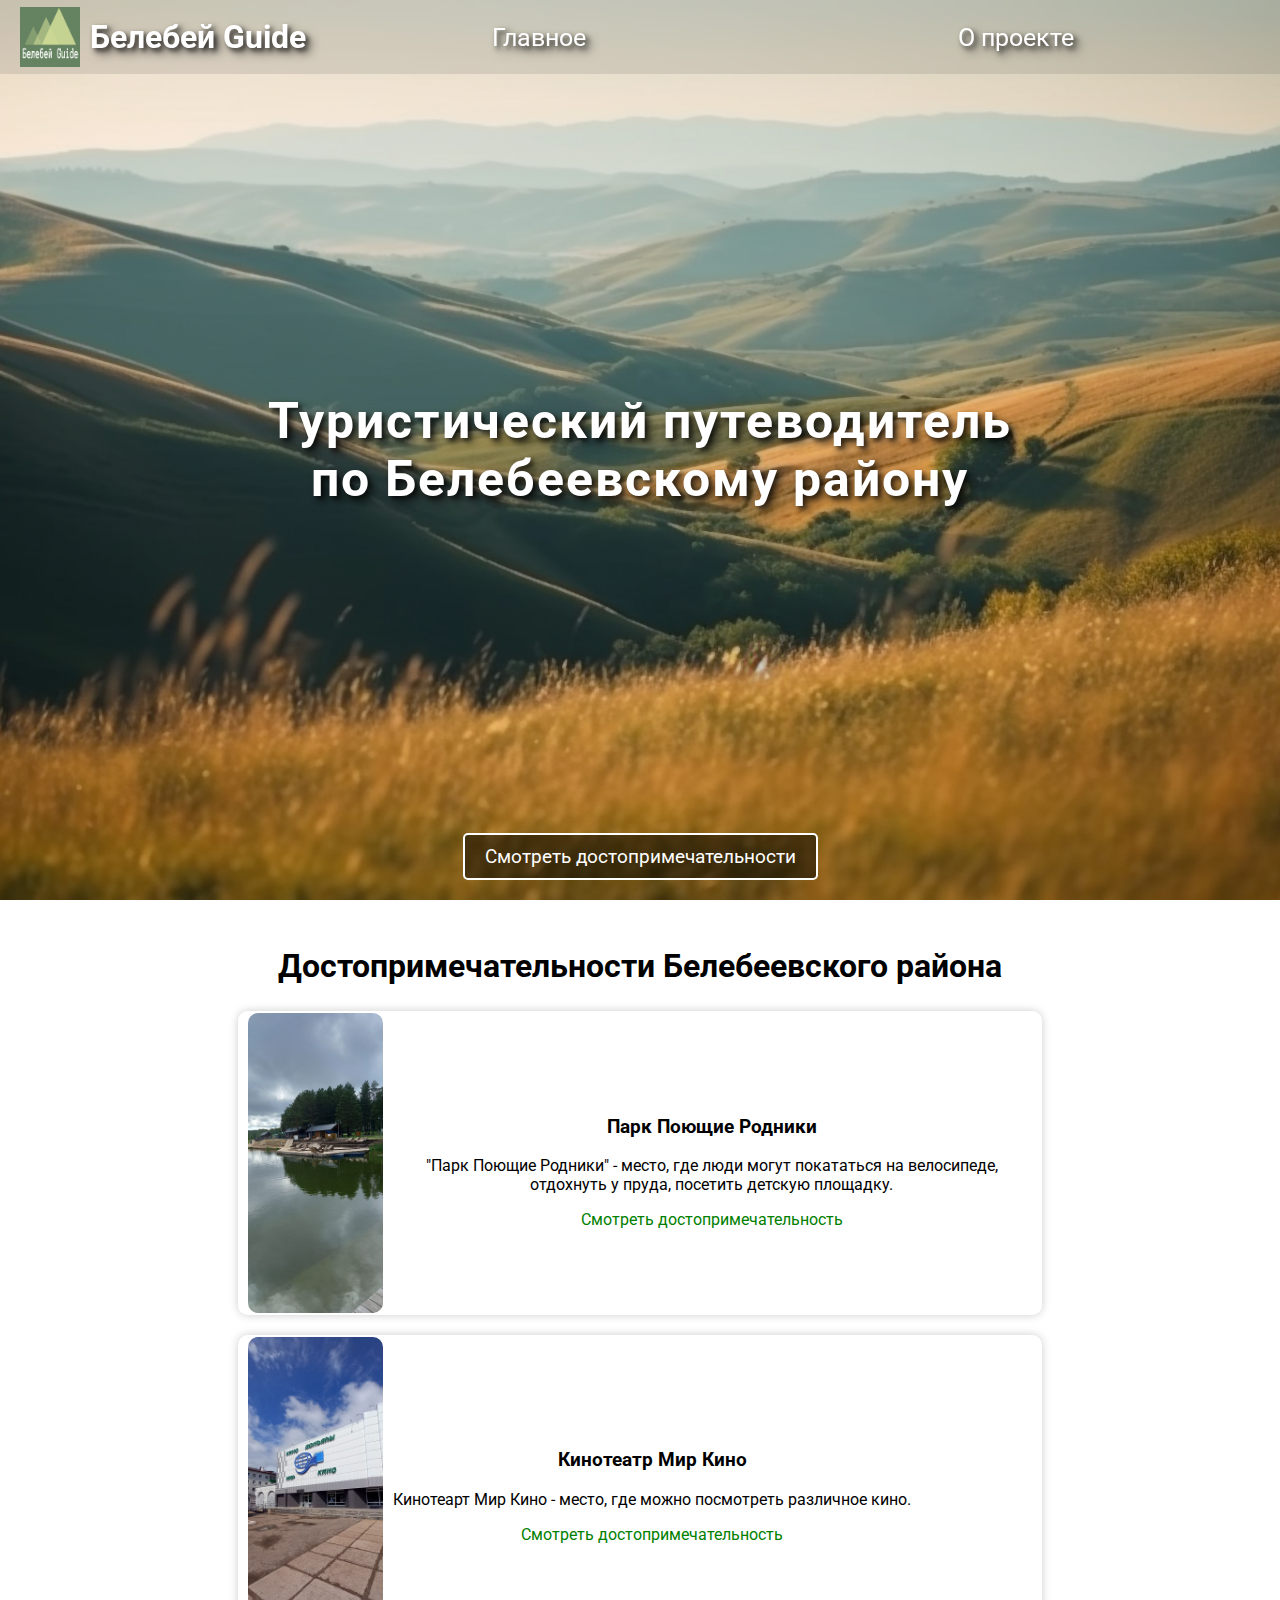
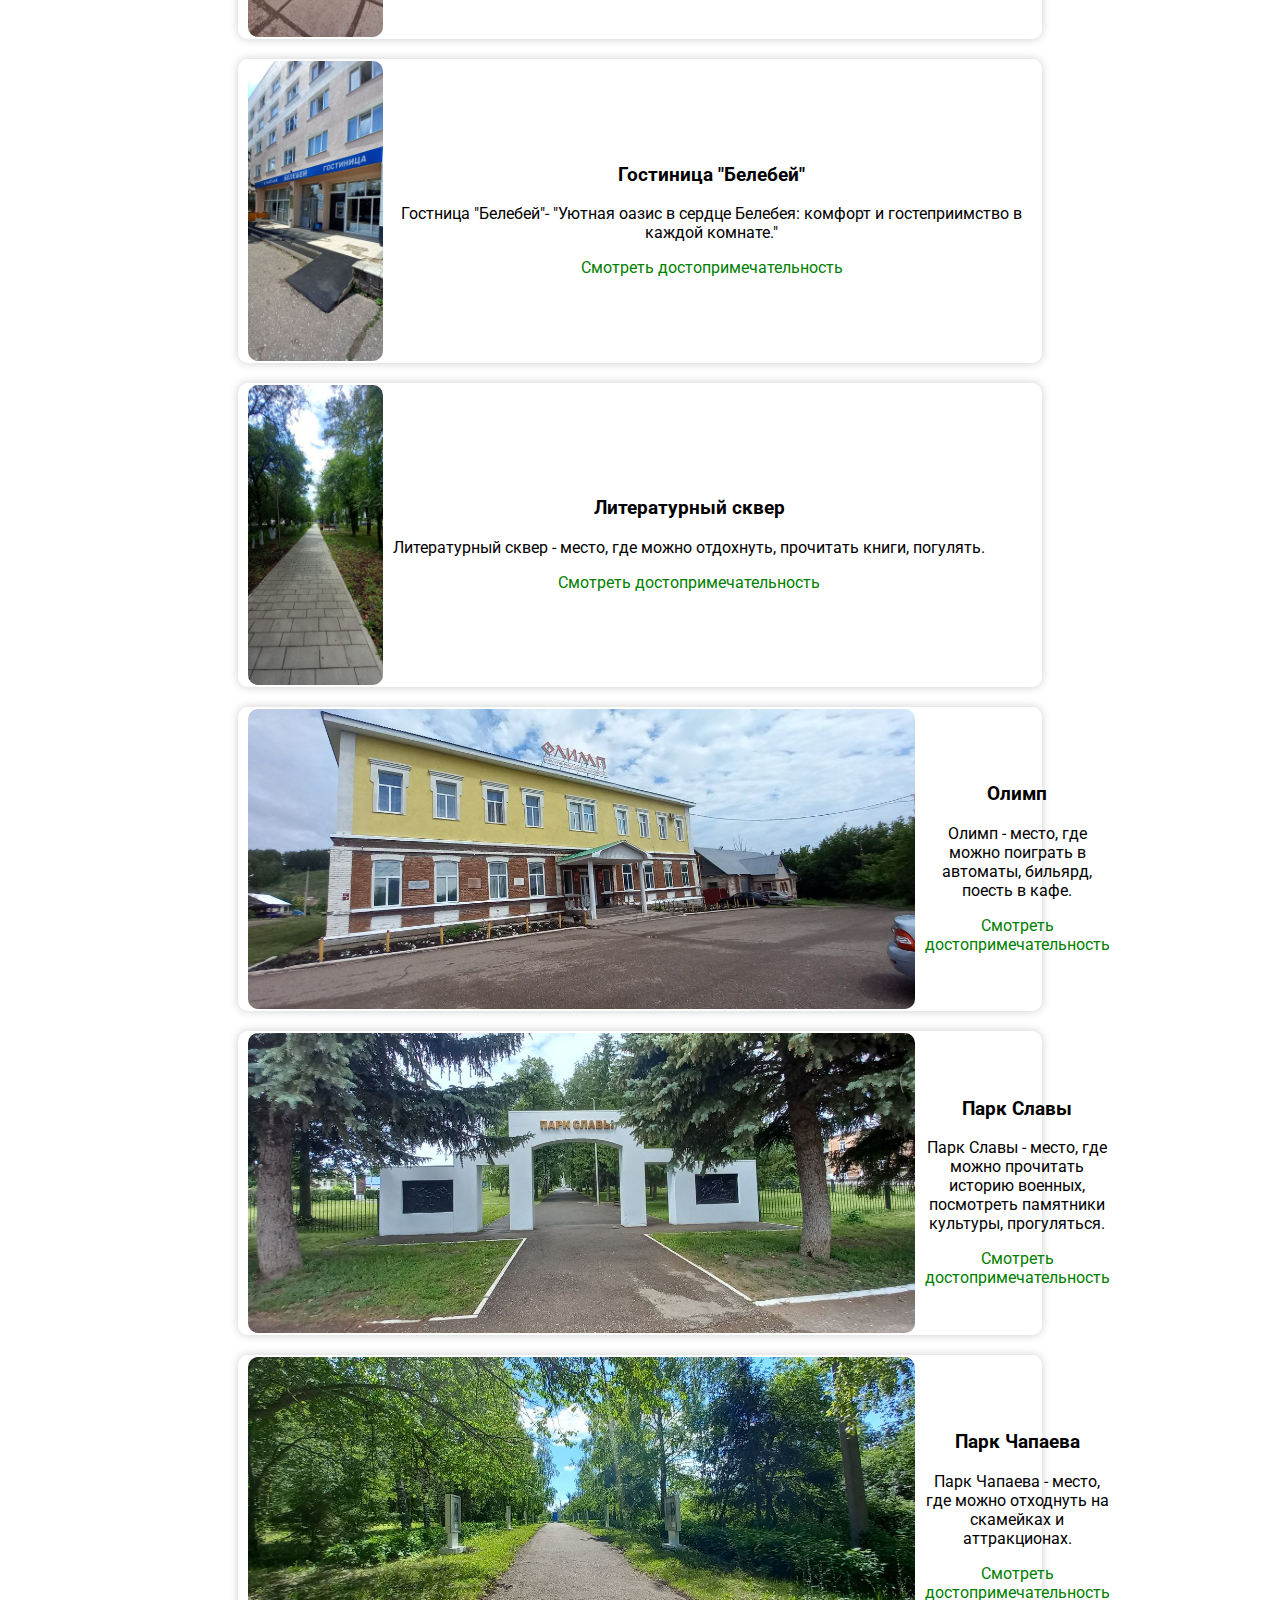
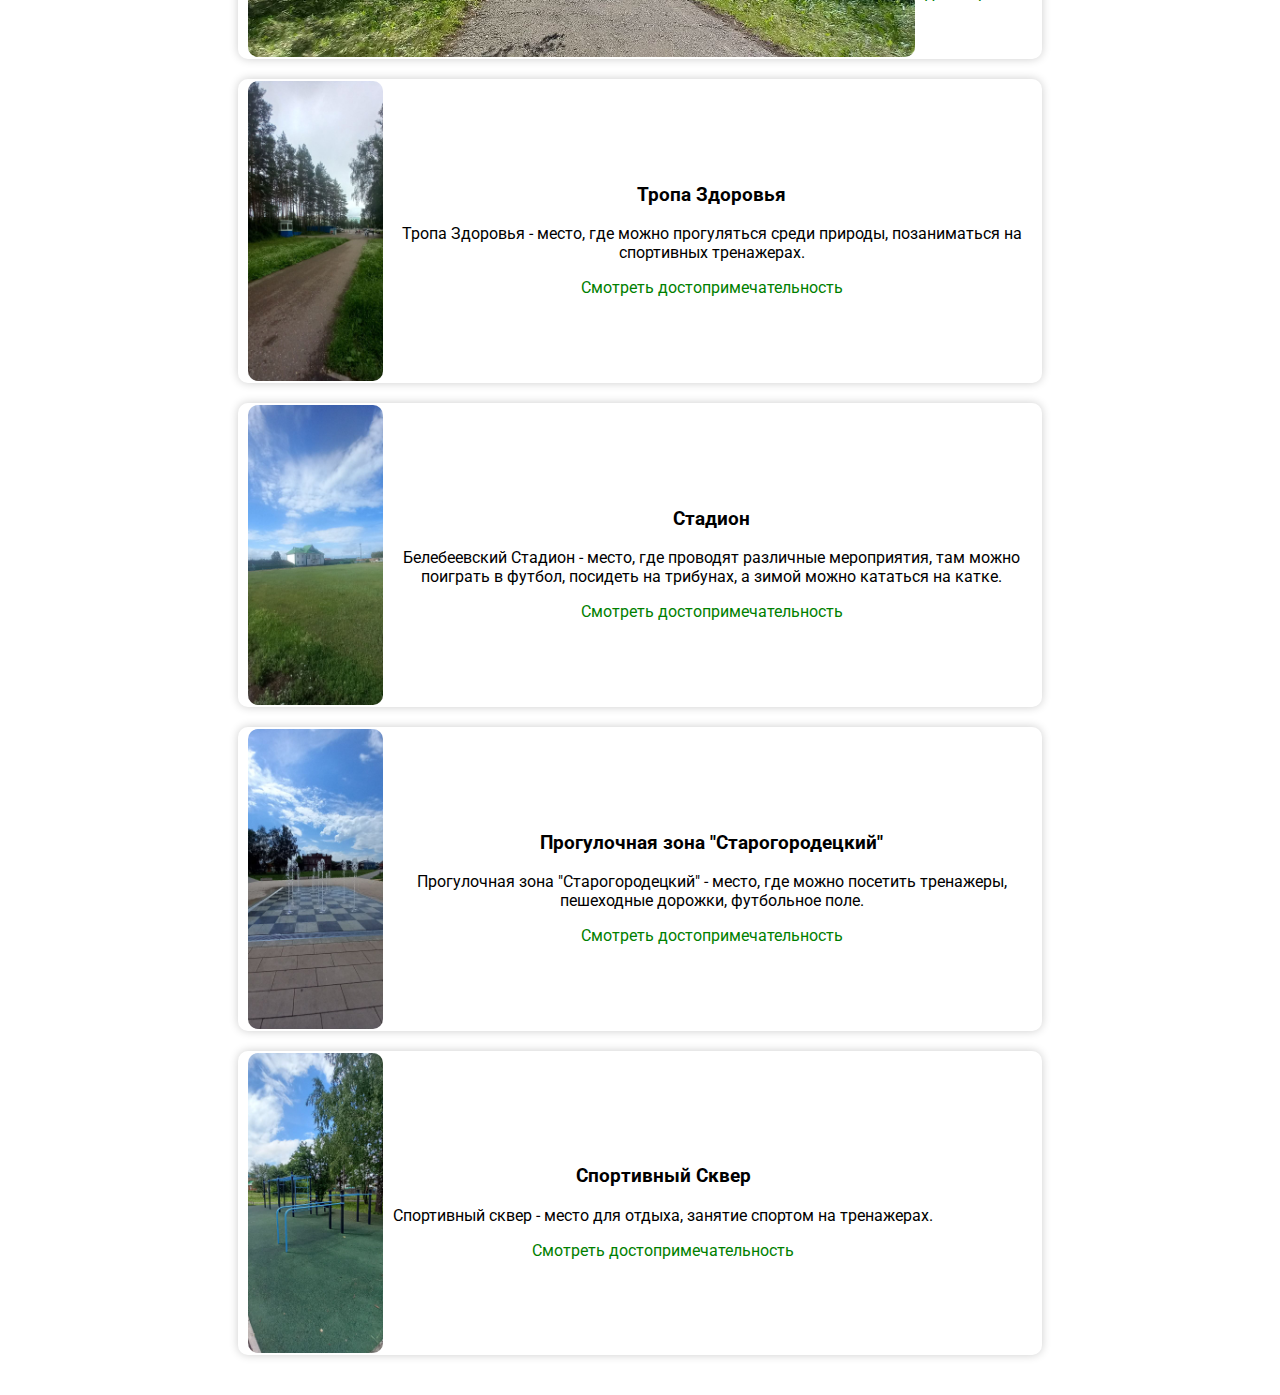
<file: index.html>
<!DOCTYPE html>
<html lang="ru">
<head>
    <meta charset="UTF-8">
    <meta name="viewport" content="width=device-width, initial-scale=1.0">
    <title>Белебей Guide</title>
     <link href="https://fonts.googleapis.com/css2?family=Roboto:wght@400;700&display=swap" rel="stylesheet">
    <link rel="shortcut icon" href="photo/logo.png" />
    <link rel="stylesheet" href="style.css">

</head>
<body>
<nav>
    <div class="nav-container">
        <div class="nav-header">
            <img src="./photo/logo.png" alt="Логотип" class="logo">
            <h2 class="Belebey">Белебей Guide</h2>
        </div>
        <ul class="nav-links">
            <li><a href="index.html" class="active">Главное</a></li>
            <li><a href="about_project/about_project.html">О проекте</a></li>
        </ul>
    </div>
</nav>  
<header>
    <h1 class="title">Туристический путеводитель <br> по Белебеевскому району</h1>
    <a href="#main" class="scroll-down">Смотреть достопримечательности</a>
</header>
<main id="main">
    <h2>Достопримечательности Белебеевского района</h2>
    <div class="attraction">
        <img src="attractions/Городской пруд/1.jpg" alt="Изображение первого объекта">
        <div class="description">
            <h3>Парк Поющие Родники</h3>
            <p>"Парк Поющие Родники" - место, где люди могут покататься на велосипеде, отдохнуть у пруда, посетить детскую площадку.</p>
            <a href="attractions/Городской пруд/Городской пруд.html"  class="btn">Смотреть достопримечательность</a>
        </div>
    </div>
    <!--  -->
        <div class="attraction">
        <img src="./attractions/Кинотеатр/1.jpg" alt="Изображение второго объекта">
        <div class="description">
            <h3>Кинотеатр Мир Кино</h3>
            <p>Кинотеарт Мир Кино - место, где можно посмотреть различное кино.</p>
            <a href="./attractions/Кинотеатр/Кинотеатр Мир Кино.html"  class="btn">Смотреть достопримечательность</a>
        </div>
    </div>
    <!--  -->
    <div class="attraction">
        <img src="./attractions/Гостиница/1.jpg" alt="Изображение третьего объекта">
        <div class="description">
            <h3>Гостиница "Белебей"</h3>
            <p>Гостница "Белебей"- "Уютная оазис в сердце Белебея: комфорт и гостеприимство в каждой комнате."</p>
            <a href="./attractions/Гостиница/Гостицина.html"  class="btn">Смотреть достопримечательность</a>
        </div>
    </div>
    <!--  -->
    <div class="attraction">
        <img src="./attractions/Литературный сквер/4.jpg" alt="Изображение четвертого объекта">
        <div class="description">
            <h3>Литературный сквер</h3>
            <p>Литературный сквер - место, где можно отдохнуть, прочитать книги, погулять.</p>
            <a href="./attractions/Литературный сквер/skver.html"  class="btn">Смотреть достопримечательность</a>
        </div>
    </div>
    <!--  -->
    <div class="attraction">
        <img src="./attractions/Олимп/1.jpg" alt="Изображение пятого объекта">
        <div class="description">
            <h3>Олимп</h3>
            <p>Олимп - место, где можно поиграть в автоматы, бильярд, поесть в кафе.</p>
            <a href="./attractions/Олимп/olimp.html"  class="btn">Смотреть достопримечательность</a>
        </div>
    </div>
    <!--  -->
        <div class="attraction">
        <img src="./attractions/Парк славы/1.jpg" alt="Изображение шестого объекта">
        <div class="description">
            <h3>Парк Славы</h3>
            <p>Парк Славы - место, где можно прочитать историю военных, посмотреть памятники культуры, прогуляться.</p>
            <a href="./attractions/Парк славы/parkslav.html"  class="btn">Смотреть достопримечательность</a>
        </div>
    </div>
    <!--  -->
        <div class="attraction">
        <img src="./attractions/Парк Чапаева/1.jpg" alt="Изображение седьмого объекта">
        <div class="description">
            <h3>Парк Чапаева</h3>
            <p>Парк Чапаева - место, где можно отходнуть на скамейках и аттракционах.</p>
            <a href="./attractions/Парк Чапаева/parkchapaeve.html"  class="btn">Смотреть достопримечательность</a>
        </div>
    </div>
    <!--  -->
            <div class="attraction">
        <img src="./attractions/Тропа Здоровья/1.jpg" alt="Изображение восьмого объекта">
        <div class="description">
            <h3>Тропа Здоровья</h3>
            <p>Тропа Здоровья - место, где можно прогуляться среди природы, позаниматься на спортивных тренажерах.</p>
            <a href="./attractions/Тропа Здоровья/tropa.html"  class="btn">Смотреть достопримечательность</a>
        </div>
    </div>
    <!--  -->
                <div class="attraction">
        <img src="./attractions/Стадион/1.jpg" alt="Изображение девятого объекта">
        <div class="description">
            <h3>Стадион</h3>
            <p>Белебеевский Стадион - место, где проводят различные мероприятия, там можно поиграть в футбол, посидеть на трибунах, а зимой можно кататься на катке.</p>
            <a href="./attractions/Стадион/stadium.html"  class="btn">Смотреть достопримечательность</a>
        </div>
    </div>
    <!--  -->
                    <div class="attraction">
        <img src="./attractions/Прогулочная зона Старогородецкий/1.jpg" alt="Изображение десятого объекта">
        <div class="description">
            <h3>Прогулочная зона "Старогородецкий"</h3>
            <p>Прогулочная зона "Старогородецкий" - место, где можно посетить тренажеры, пешеходные дорожки, футбольное поле.</p>
            <a href="./attractions/Стадион/stadium.html"  class="btn">Смотреть достопримечательность</a>
        </div>
    </div>
    <!--  -->
                        <div class="attraction">
        <img src="./attractions/Спортивный Сквер/1.jpg" alt="Изображение одиннадцатое объекта">
        <div class="description">
            <h3>Спортивный Сквер</h3>
            <p>Спортивный сквер - место для отдыха, занятие спортом на тренажерах.</p>
            <a href="./attractions/Спортивный Сквер/sportskver.html"  class="btn">Смотреть достопримечательность</a>
        </div>
    </div>
    <!--  -->
</main>
</body>
</html>
</file>
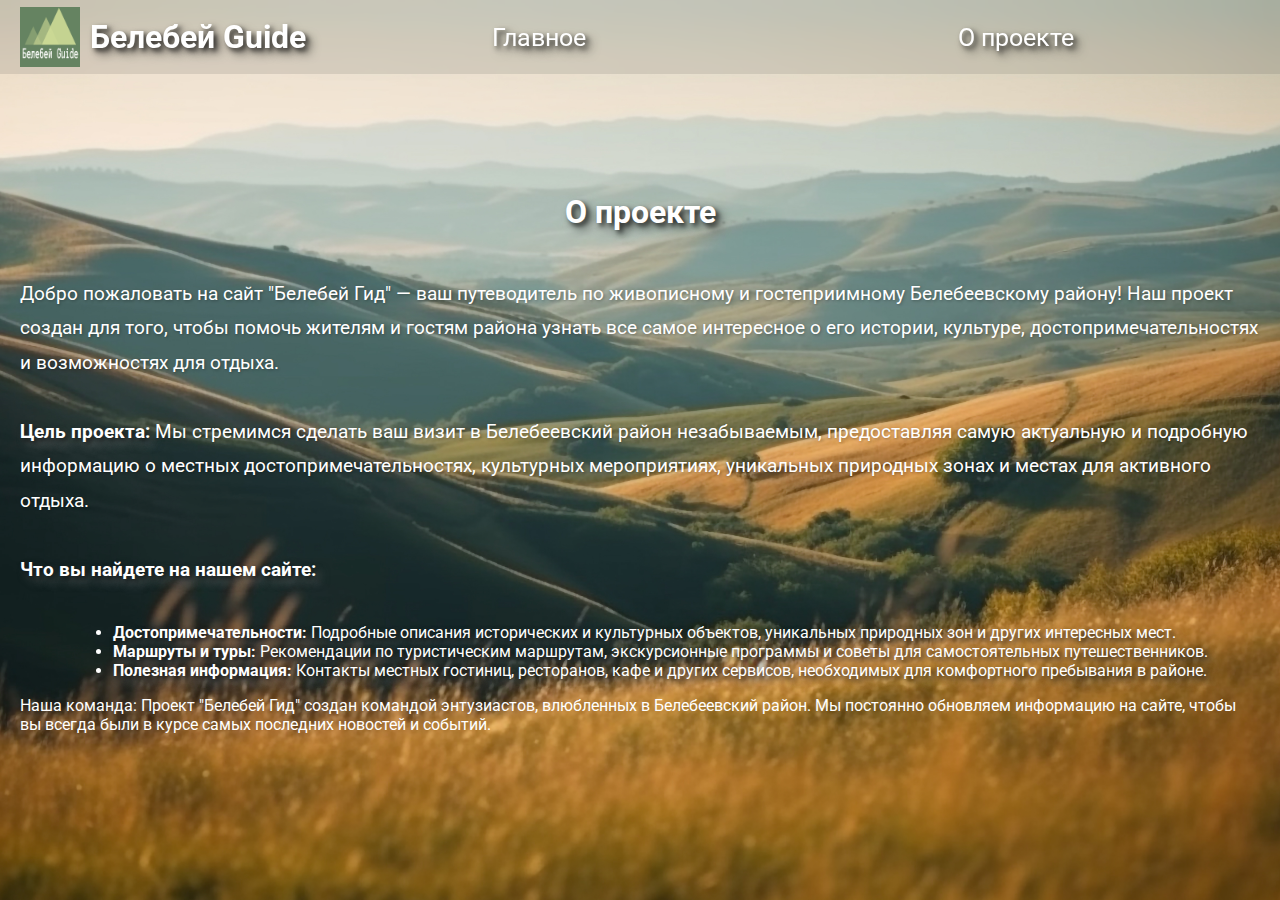
<file: about_project/about_project.html>
<!DOCTYPE html>
<html lang="ru">
<head>
    <meta charset="UTF-8">
    <meta name="viewport" content="width=device-width, initial-scale=1.0">
    <title>Путеводитель по Белебей | О проекте</title>
    <link rel="shortcut icon" href="../photo/logo.png" />
    <link rel="stylesheet" href="../style.css">
    <link href="https://fonts.googleapis.com/css2?family=Roboto:wght@400;700&display=swap" rel="stylesheet">
</head>
<body class="phone">
<nav>
    <div class="nav-container">
        <div class="nav-header">
            <img src="../photo/logo.png" alt="Логотип" class="logo">
            <h2 class="Belebey">Белебей Guide</h2>
        </div>
        <ul class="nav-links">
            <li><a href="../index.html">Главное</a></li>
            <li><a href="../about_project/about_project.html">О проекте</a></li>
        </ul>
    </div>
</nav>
<div class="content">
    <main id="main">
        <h2 class="about_project_title">О проекте</h2>
        <p class="about_project_description">
            Добро пожаловать на сайт "Белебей Гид" — ваш путеводитель по живописному и гостеприимному Белебеевскому району! Наш проект создан для того, чтобы помочь жителям и гостям района узнать все самое интересное о его истории, культуре, достопримечательностях и возможностях для отдыха.
            <br><br>
            <b>Цель проекта:</b> Мы стремимся сделать ваш визит в Белебеевский район незабываемым, предоставляя самую актуальную и подробную информацию о местных достопримечательностях, культурных мероприятиях, уникальных природных зонах и местах для активного отдыха.
            <br><br>
            <b>Что вы найдете на нашем сайте:</b>
            <ul>
                <li><b>Достопримечательности:</b> Подробные описания исторических и культурных объектов, уникальных природных зон и других интересных мест.</li>
                <li><b>Маршруты и туры:</b> Рекомендации по туристическим маршрутам, экскурсионные программы и советы для самостоятельных путешественников.</li>
                <li><b>Полезная информация:</b> Контакты местных гостиниц, ресторанов, кафе и других сервисов, необходимых для комфортного пребывания в районе.</li>
            </ul>
            Наша команда: Проект "Белебей Гид" создан командой энтузиастов, влюбленных в Белебеевский район. Мы постоянно обновляем информацию на сайте, чтобы вы всегда были в курсе самых последних новостей и событий.
    </main>
</div>
</body>
</html>
</file>
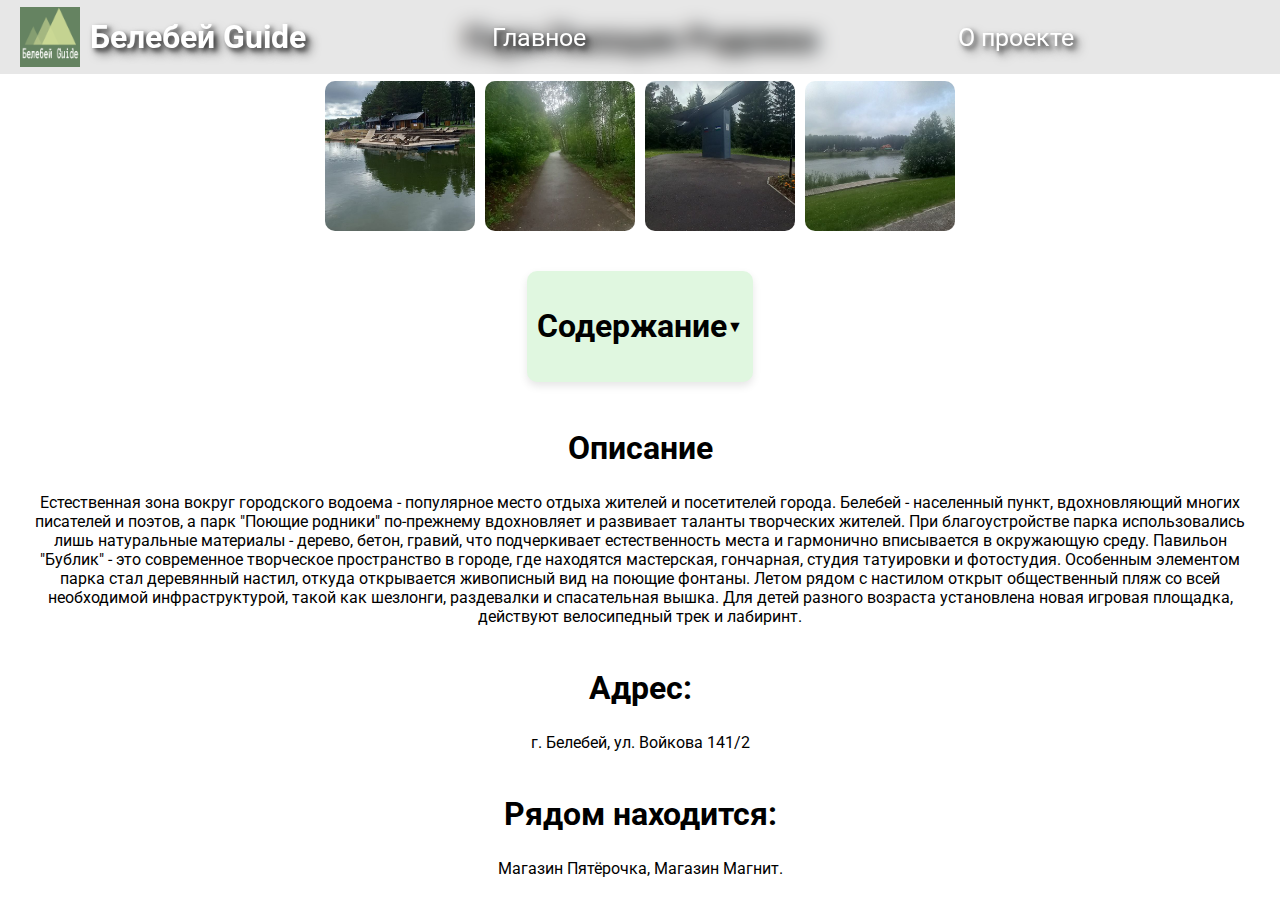
<file: attractions/Городской пруд/Городской пруд.html>
<!DOCTYPE html>
<html lang="ru">
<head>
    <meta charset="UTF-8">
    <meta name="viewport" content="width=device-width, initial-scale=1.0">
    <title>Белебей Guide</title>
    <link rel="shortcut icon" href="../../photo/logo.png" />
    <link href="https://fonts.googleapis.com/css2?family=Roboto:wght@400;700&display=swap" rel="stylesheet">
    <link rel="stylesheet" href="../../style.css">
    <script src="../../script.js" defer></script>
</head>
<body class="phone1">
    <nav>
        <div class="nav-container">
            <div class="nav-header">
                <img src="../../photo/logo.png" alt="Логотип" class="logo">
                <h2 class="Belebey">Белебей Guide</h2>
            </div>
            <ul class="nav-links">
                <li><a href="../../index.html" class="active">Главное</a></li>
                <li><a href="../../about_project/about_project.html">О проекте</a></li>
            </ul>
        </div>
    </nav>
    <div class="attraction-header">
        <h1>Парк Поющие Родники</h1>
        <div class="photo-gallery" id="photo-gallery">
            <!-- Add photos here -->
            <img src="../../attractions/Городской пруд/1.jpg" alt="Фото 1" class="gallery-photo">
            <img src="../../attractions/Городской пруд/2.jpg" alt="Фото 2" class="gallery-photo">
            <img src="../../attractions/Городской пруд/3.jpg" alt="Фото 3" class="gallery-photo">
            <img src="../../attractions/Городской пруд/5.jpg" alt="Фото 5" class="gallery-photo">
        </div>
    </div>
    <main>
        <div class="content-block">
            <div class="content-header" onclick="toggleContent()">
                <h2>Содержание</h2>
                <span class="arrow">&#9660;</span>
            </div>
            <div class="content-buttons-container">
                <div class="content-buttons">
                    <div class="content-button" onclick="scrollToSection('section1')">Описание</div>
                    <div class="content-button" onclick="scrollToSection('section2')">Адрес</div>
                    <div class="content-button" onclick="scrollToSection('section3')">Рядом находится</div>
                </div>
            </div>
        </div>
        <section id="section1">
            <h2>Описание</h2>
            <p>Естественная зона вокруг городского водоема - популярное место отдыха жителей и посетителей города. Белебей - населенный пункт, вдохновляющий многих писателей и поэтов, а парк "Поющие родники" по-прежнему вдохновляет и развивает таланты творческих жителей. При благоустройстве парка использовались лишь натуральные материалы - дерево, бетон, гравий, что подчеркивает естественность места и гармонично вписывается в окружающую среду. Павильон "Бублик" - это современное творческое пространство в городе, где находятся мастерская, гончарная, студия татуировки и фотостудия. Особенным элементом парка стал деревянный настил, откуда открывается живописный вид на поющие фонтаны. Летом рядом с настилом открыт общественный пляж со всей необходимой инфраструктурой, такой как шезлонги, раздевалки и спасательная вышка. Для детей разного возраста установлена новая игровая площадка, действуют велосипедный трек и лабиринт.</p>
        </section>
        <section id="section2">
            <h2>Адрес:</h2>
            <p>г. Белебей, ул. Войкова 141/2</p>
        </section>
        <section id="section3">
            <h2>Рядом находится:</h2>
            <p>Магазин Пятёрочка, Магазин Магнит.</p>
        </section>
    </main>

    <div id="lightbox" class="lightbox">
        <span class="close">&times;</span>
        <img class="lightbox-content" id="lightbox-img">
        <a class="prev" onclick="changeImage(-1)">&#10094;</a>
        <a class="next" onclick="changeImage(1)">&#10095;</a>
    </div>
</body>
</html>
</file>
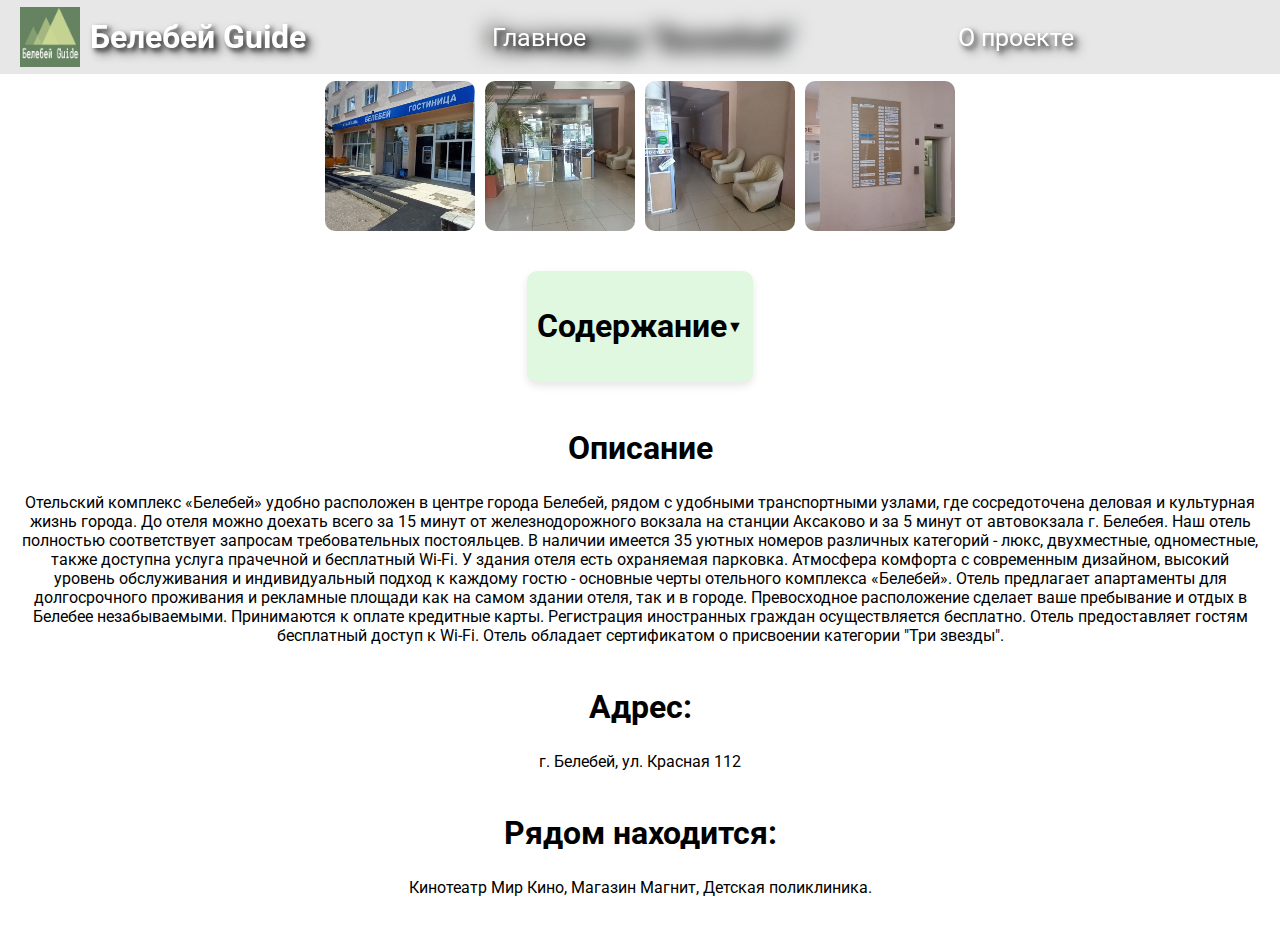
<file: attractions/Гостиница/Гостицина.html>
<!DOCTYPE html>
<html lang="ru">
<head>
    <meta charset="UTF-8">
    <meta name="viewport" content="width=device-width, initial-scale=1.0">
    <title>Белебей Guide</title>
    <link rel="shortcut icon" href="../../photo/logo.png" />
    <link href="https://fonts.googleapis.com/css2?family=Roboto:wght@400;700&display=swap" rel="stylesheet">
    <link rel="stylesheet" href="../../style.css">
    <script src="../../script.js" defer></script>
</head>
<body class="phone1">
    <nav>
        <div class="nav-container">
            <div class="nav-header">
                <img src="../../photo/logo.png" alt="Логотип" class="logo">
                <h2 class="Belebey">Белебей Guide</h2>
            </div>
            <ul class="nav-links">
                <li><a href="../../index.html" class="active">Главное</a></li>
                <li><a href="../../about_project/about_project.html">О проекте</a></li>
            </ul>
        </div>
    </nav>
    <div class="attraction-header">
        <h1>Гостиница "Белебей"</h1>
        <div class="photo-gallery" id="photo-gallery">
            <!-- Add photos here -->
            <img src="../../attractions/Гостиница/1.jpg" alt="Фото 1" class="gallery-photo">
            <img src="../../attractions/Гостиница/2.jpg" alt="Фото 2" class="gallery-photo">
            <img src="../../attractions/Гостиница/3.jpg" alt="Фото 3" class="gallery-photo">
            <img src="../../attractions/Гостиница/4.jpg" alt="Фото 4" class="gallery-photo">
        </div>
    </div>
    <main>
        <div class="content-block">
            <div class="content-header" onclick="toggleContent()">
                <h2>Содержание</h2>
                <span class="arrow">&#9660;</span>
            </div>
            <div class="content-buttons-container">
                <div class="content-buttons">
                    <div class="content-button" onclick="scrollToSection('section1')">Описание</div>
                    <div class="content-button" onclick="scrollToSection('section2')">Адрес</div>
                    <div class="content-button" onclick="scrollToSection('section3')">Рядом находится</div>
                </div>
            </div>
        </div>
        <section id="section1">
            <h2>Описание</h2>
            <p>Отельский комплекс «Белебей» удобно расположен в центре города Белебей, рядом с удобными транспортными узлами, где сосредоточена деловая и культурная жизнь города. До отеля можно доехать всего за 15 минут от железнодорожного вокзала на станции Аксаково и за 5 минут от автовокзала г. Белебея.
Наш отель полностью соответствует запросам требовательных постояльцев. В наличии имеется 35 уютных номеров различных категорий - люкс, двухместные, одноместные, также доступна услуга прачечной и бесплатный Wi-Fi.
У здания отеля есть охраняемая парковка.
Атмосфера комфорта с современным дизайном, высокий уровень обслуживания и индивидуальный подход к каждому гостю - основные черты отельного комплекса «Белебей».
Отель предлагает апартаменты для долгосрочного проживания и рекламные площади как на самом здании отеля, так и в городе.
Превосходное расположение сделает ваше пребывание и отдых в Белебее незабываемыми.
Принимаются к оплате кредитные карты. Регистрация иностранных граждан осуществляется бесплатно.
Отель предоставляет гостям бесплатный доступ к Wi-Fi.
Отель обладает сертификатом о присвоении категории "Три звезды".</p>
        </section>
        <section id="section2">
            <h2>Адрес:</h2>
            <p>г. Белебей, ул. Красная 112</p>
        </section>
        <section id="section3">
            <h2>Рядом находится:</h2>
            <p>Кинотеатр Мир Кино, Магазин Магнит, Детская поликлиника.</p>
        </section>
    </main>

    <div id="lightbox" class="lightbox">
        <span class="close">&times;</span>
        <img class="lightbox-content" id="lightbox-img">
        <a class="prev" onclick="changeImage(-1)">&#10094;</a>
        <a class="next" onclick="changeImage(1)">&#10095;</a>
    </div>
</body>
</html>
</file>
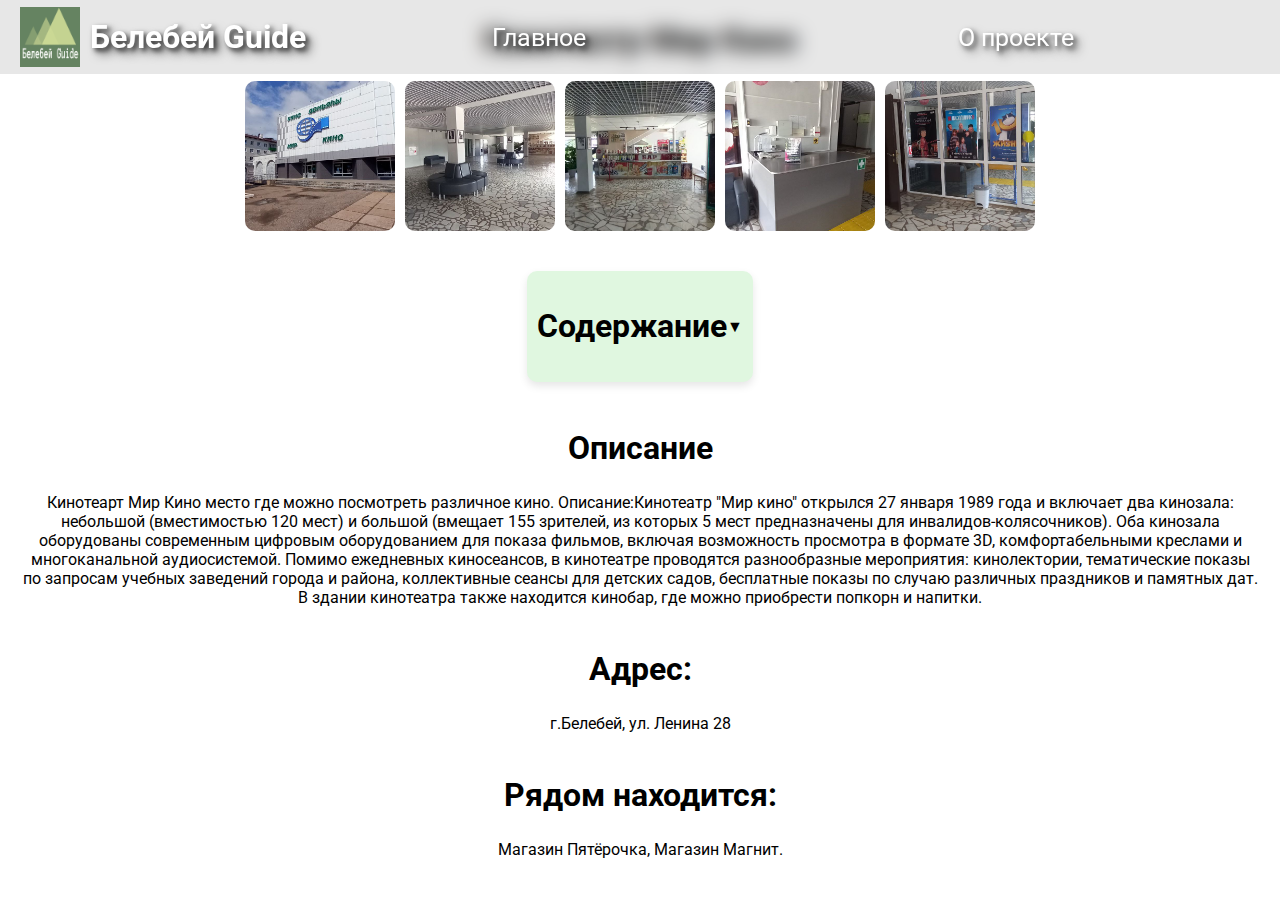
<file: attractions/Кинотеатр/Кинотеатр Мир Кино.html>
<!DOCTYPE html>
<html lang="ru">
<head>
    <meta charset="UTF-8">
    <meta name="viewport" content="width=device-width, initial-scale=1.0">
    <title>Белебей Guide</title>
    <link rel="shortcut icon" href="../../photo/logo.png" />
    <link href="https://fonts.googleapis.com/css2?family=Roboto:wght@400;700&display=swap" rel="stylesheet">
    <link rel="stylesheet" href="../../style.css">
    <script src="../../script.js" defer></script>
</head>
<body class="phone1">
    <nav>
        <div class="nav-container">
            <div class="nav-header">
                <img src="../../photo/logo.png" alt="Логотип" class="logo">
                <h2 class="Belebey">Белебей Guide</h2>
            </div>
            <ul class="nav-links">
                <li><a href="../../index.html" class="active">Главное</a></li>
                <li><a href="../../about_project/about_project.html">О проекте</a></li>
            </ul>
        </div>
    </nav>
    <div class="attraction-header">
        <h1>Кинотеатр Мир Кино</h1>
        <div class="photo-gallery" id="photo-gallery">
            <!-- Add photos here -->
            <img src="../../attractions/Кинотеатр/1.jpg" alt="Фото 1" class="gallery-photo">
            <img src="../../attractions/Кинотеатр/2.jpg" alt="Фото 2" class="gallery-photo">
            <img src="../../attractions/Кинотеатр/3.jpg" alt="Фото 3" class="gallery-photo">
            <img src="../../attractions/Кинотеатр/4.jpg" alt="Фото 4" class="gallery-photo">
            <img src="../../attractions/Кинотеатр/5.jpg" alt="Фото 5" class="gallery-photo">
        </div>
    </div>
    <main>
        <div class="content-block">
            <div class="content-header" onclick="toggleContent()">
                <h2>Содержание</h2>
                <span class="arrow">&#9660;</span>
            </div>
            <div class="content-buttons-container">
                <div class="content-buttons">
                    <div class="content-button" onclick="scrollToSection('section1')">Описание</div>
                    <div class="content-button" onclick="scrollToSection('section2')">Адрес</div>
                    <div class="content-button" onclick="scrollToSection('section3')">Рядом находится</div>
                </div>
            </div>
        </div>
        <section id="section1">
            <h2>Описание</h2>
            <p>Кинотеарт Мир Кино место где можно посмотреть различное кино.
Описание:Кинотеатр "Мир кино" открылся 27 января 1989 года и включает два кинозала: небольшой (вместимостью 120 мест) и большой (вмещает 155 зрителей, из которых 5 мест предназначены для инвалидов-колясочников).
Оба кинозала оборудованы современным цифровым оборудованием для показа фильмов, включая возможность просмотра в формате 3D, комфортабельными креслами и многоканальной аудиосистемой.
Помимо ежедневных киносеансов, в кинотеатре проводятся разнообразные мероприятия: кинолектории, тематические показы по запросам учебных заведений города и района, коллективные сеансы для детских садов, бесплатные показы по случаю различных праздников и памятных дат.
В здании кинотеатра также находится кинобар, где можно приобрести попкорн и напитки.</p>
        </section>
        <section id="section2">
            <h2>Адрес:</h2>
            <p>г.Белебей, ул. Ленина 28</p>
        </section>
        <section id="section3">
            <h2>Рядом находится:</h2>
            <p>Магазин Пятёрочка, Магазин Магнит.</p>
        </section>
    </main>

    <div id="lightbox" class="lightbox">
        <span class="close">&times;</span>
        <img class="lightbox-content" id="lightbox-img">
        <a class="prev" onclick="changeImage(-1)">&#10094;</a>
        <a class="next" onclick="changeImage(1)">&#10095;</a>
    </div>
</body>
</html>
</file>
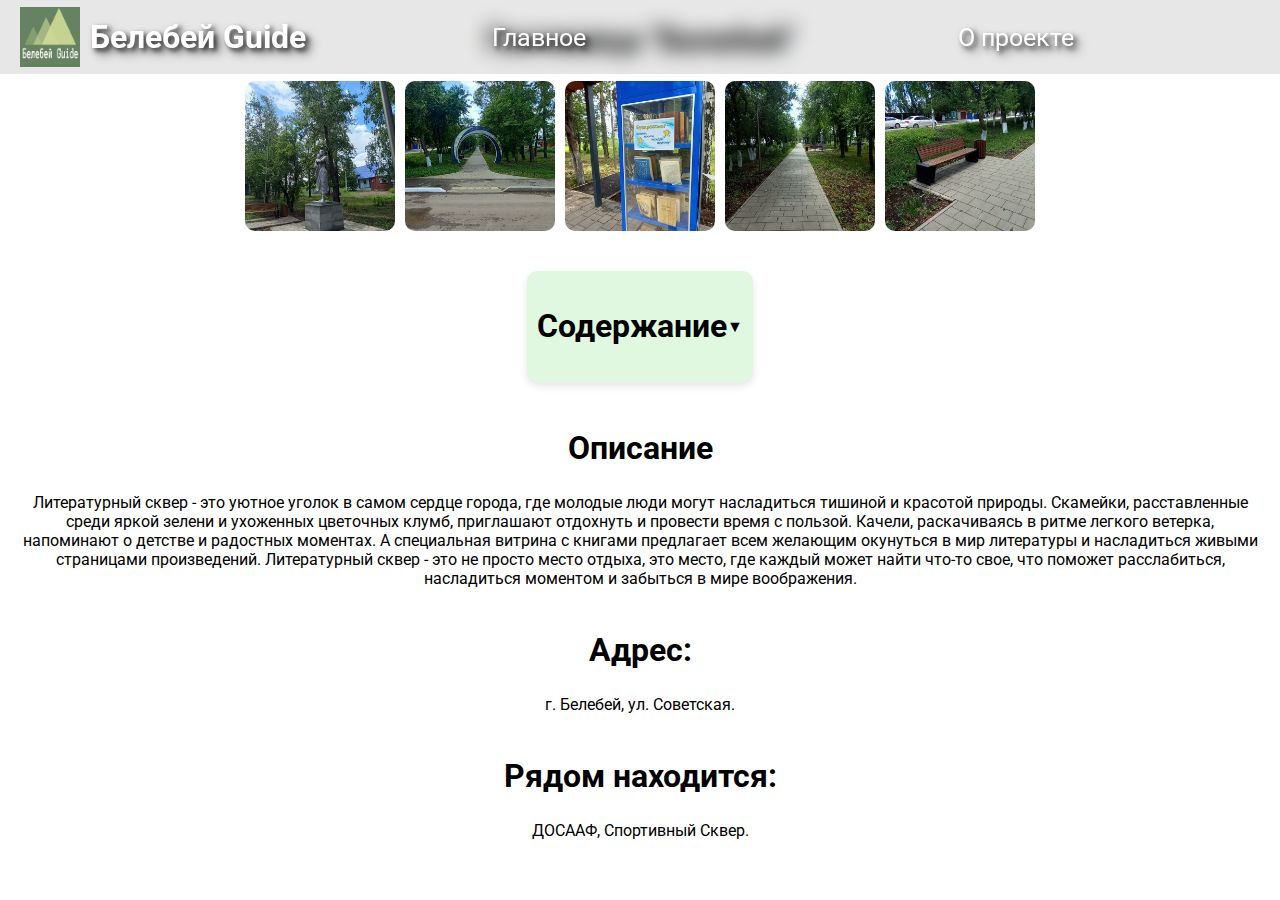
<file: attractions/Литературный сквер/skver.html>
<!DOCTYPE html>
<html lang="ru">
<head>
    <meta charset="UTF-8">
    <meta name="viewport" content="width=device-width, initial-scale=1.0">
    <title>Белебей Guide</title>
    <link rel="shortcut icon" href="../../photo/logo.png" />
    <link href="https://fonts.googleapis.com/css2?family=Roboto:wght@400;700&display=swap" rel="stylesheet">
    <link rel="stylesheet" href="../../style.css">
    <script src="../../script.js" defer></script>
</head>
<body class="phone1">
    <nav>
        <div class="nav-container">
            <div class="nav-header">
                <img src="../../photo/logo.png" alt="Логотип" class="logo">
                <h2 class="Belebey">Белебей Guide</h2>
            </div>
            <ul class="nav-links">
                <li><a href="../../index.html" class="active">Главное</a></li>
                <li><a href="../../about_project/about_project.html">О проекте</a></li>
            </ul>
        </div>
    </nav>
    <div class="attraction-header">
        <h1>Гостиница "Белебей"</h1>
        <div class="photo-gallery" id="photo-gallery">
            <!-- Add photos here -->
            <img src="../../attractions/Литературный сквер/1.jpg" alt="Фото 1" class="gallery-photo">
            <img src="../../attractions/Литературный сквер/2.jpg" alt="Фото 2" class="gallery-photo">
            <img src="../../attractions/Литературный сквер/3.jpg" alt="Фото 3" class="gallery-photo">
            <img src="../../attractions/Литературный сквер/4.jpg" alt="Фото 4" class="gallery-photo">
            <img src="../../attractions/Литературный сквер/5.jpg" alt="Фото 5" class="gallery-photo">
        </div>
    </div>
    <main>
        <div class="content-block">
            <div class="content-header" onclick="toggleContent()">
                <h2>Содержание</h2>
                <span class="arrow">&#9660;</span>
            </div>
            <div class="content-buttons-container">
                <div class="content-buttons">
                    <div class="content-button" onclick="scrollToSection('section1')">Описание</div>
                    <div class="content-button" onclick="scrollToSection('section2')">Адрес</div>
                    <div class="content-button" onclick="scrollToSection('section3')">Рядом находится</div>
                </div>
            </div>
        </div>
        <section id="section1">
            <h2>Описание</h2>
            <p>Литературный сквер - это уютное уголок в самом сердце города, где молодые люди могут насладиться тишиной и красотой природы. Скамейки, расставленные среди яркой зелени и ухоженных цветочных клумб, приглашают отдохнуть и провести время с пользой. Качели, раскачиваясь в ритме легкого ветерка, напоминают о детстве и радостных моментах. А специальная витрина с книгами предлагает всем желающим окунуться в мир литературы и насладиться живыми страницами произведений. Литературный сквер - это не просто место отдыха, это место, где каждый может найти что-то свое, что поможет расслабиться, насладиться моментом и забыться в мире воображения.</p>
        </section>
        <section id="section2">
            <h2>Адрес:</h2>
            <p>г. Белебей, ул. Советская.</p>
        </section>
        <section id="section3">
            <h2>Рядом находится:</h2>
            <p>ДОСААФ, Спортивный Сквер.</p>
        </section>
    </main>

    <div id="lightbox" class="lightbox">
        <span class="close">&times;</span>
        <img class="lightbox-content" id="lightbox-img">
        <a class="prev" onclick="changeImage(-1)">&#10094;</a>
        <a class="next" onclick="changeImage(1)">&#10095;</a>
    </div>
</body>
</html>
</file>
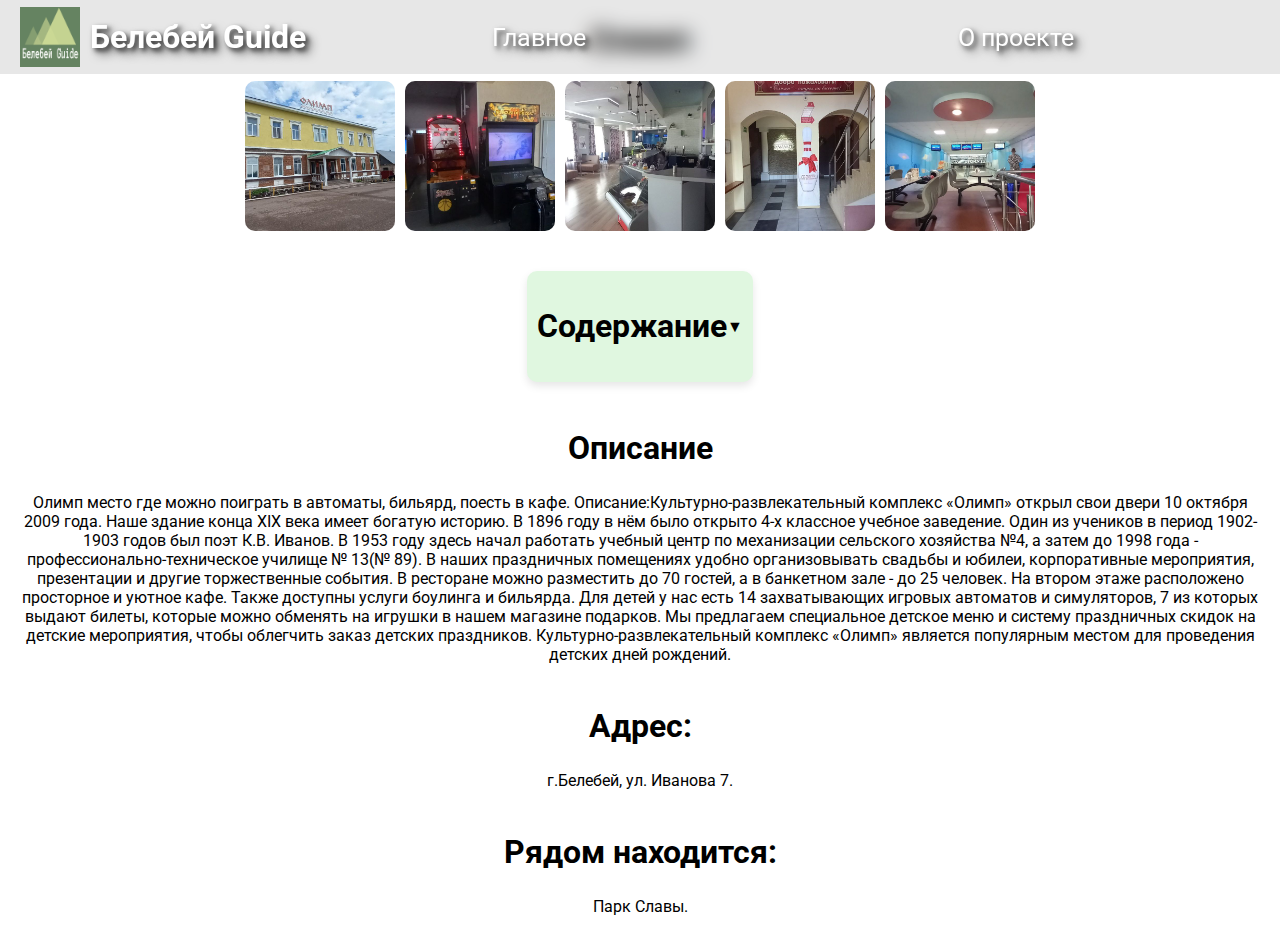
<file: attractions/Олимп/olimp.html>
<!DOCTYPE html>
<html lang="ru">
<head>
    <meta charset="UTF-8">
    <meta name="viewport" content="width=device-width, initial-scale=1.0">
    <title>Белебей Guide</title>
    <link rel="shortcut icon" href="../../photo/logo.png" />
    <link href="https://fonts.googleapis.com/css2?family=Roboto:wght@400;700&display=swap" rel="stylesheet">
    <link rel="stylesheet" href="../../style.css">
    <script src="../../script.js" defer></script>
</head>
<body class="phone1">
    <nav>
        <div class="nav-container">
            <div class="nav-header">
                <img src="../../photo/logo.png" alt="Логотип" class="logo">
                <h2 class="Belebey">Белебей Guide</h2>
            </div>
            <ul class="nav-links">
                <li><a href="../../index.html" class="active">Главное</a></li>
                <li><a href="../../about_project/about_project.html">О проекте</a></li>
            </ul>
        </div>
    </nav>
    <div class="attraction-header">
        <h1>Олимп</h1>
        <div class="photo-gallery" id="photo-gallery">
            <!-- Add photos here -->
            <img src="../../attractions/Олимп/1.jpg" alt="Фото 1" class="gallery-photo">
            <img src="../../attractions/Олимп/2.jpg" alt="Фото 2" class="gallery-photo">
            <img src="../../attractions/Олимп/3.jpg" alt="Фото 3" class="gallery-photo">
            <img src="../../attractions/Олимп/4.jpg" alt="Фото 4" class="gallery-photo">
            <img src="../../attractions/Олимп/5.jpg" alt="Фото 5" class="gallery-photo">
        </div>
    </div>
    <main>
        <div class="content-block">
            <div class="content-header" onclick="toggleContent()">
                <h2>Содержание</h2>
                <span class="arrow">&#9660;</span>
            </div>
            <div class="content-buttons-container">
                <div class="content-buttons">
                    <div class="content-button" onclick="scrollToSection('section1')">Описание</div>
                    <div class="content-button" onclick="scrollToSection('section2')">Адрес</div>
                    <div class="content-button" onclick="scrollToSection('section3')">Рядом находится</div>
                </div>
            </div>
        </div>
        <section id="section1">
            <h2>Описание</h2>
            <p>Олимп место где можно поиграть в автоматы, бильярд, поесть в кафе.
Описание:Культурно-развлекательный комплекс «Олимп» открыл свои двери 10 октября 2009 года.
Наше здание конца XIX века имеет богатую историю. В 1896 году в нём было открыто 4-х классное учебное заведение. Один из учеников в период 1902-1903 годов был поэт К.В. Иванов. В 1953 году здесь начал работать учебный центр по механизации сельского хозяйства №4, а затем до 1998 года - профессионально-техническое училище № 13(№ 89).
В наших праздничных помещениях удобно организовывать свадьбы и юбилеи, корпоративные мероприятия, презентации и другие торжественные события. В ресторане можно разместить до 70 гостей, а в банкетном зале - до 25 человек. На втором этаже расположено просторное и уютное кафе. Также доступны услуги боулинга и бильярда.
Для детей у нас есть 14 захватывающих игровых автоматов и симуляторов, 7 из которых выдают билеты, которые можно обменять на игрушки в нашем магазине подарков. Мы предлагаем специальное детское меню и систему праздничных скидок на детские мероприятия, чтобы облегчить заказ детских праздников. Культурно-развлекательный комплекс «Олимп» является популярным местом для проведения детских дней рождений.</p>
        </section>
        <section id="section2">
            <h2>Адрес:</h2>
            <p>г.Белебей, ул. Иванова 7.</p>
        </section>
        <section id="section3">
            <h2>Рядом находится:</h2>
            <p>Парк Славы.</p>
        </section>
    </main>

    <div id="lightbox" class="lightbox">
        <span class="close">&times;</span>
        <img class="lightbox-content" id="lightbox-img">
        <a class="prev" onclick="changeImage(-1)">&#10094;</a>
        <a class="next" onclick="changeImage(1)">&#10095;</a>
    </div>
</body>
</html>
</file>
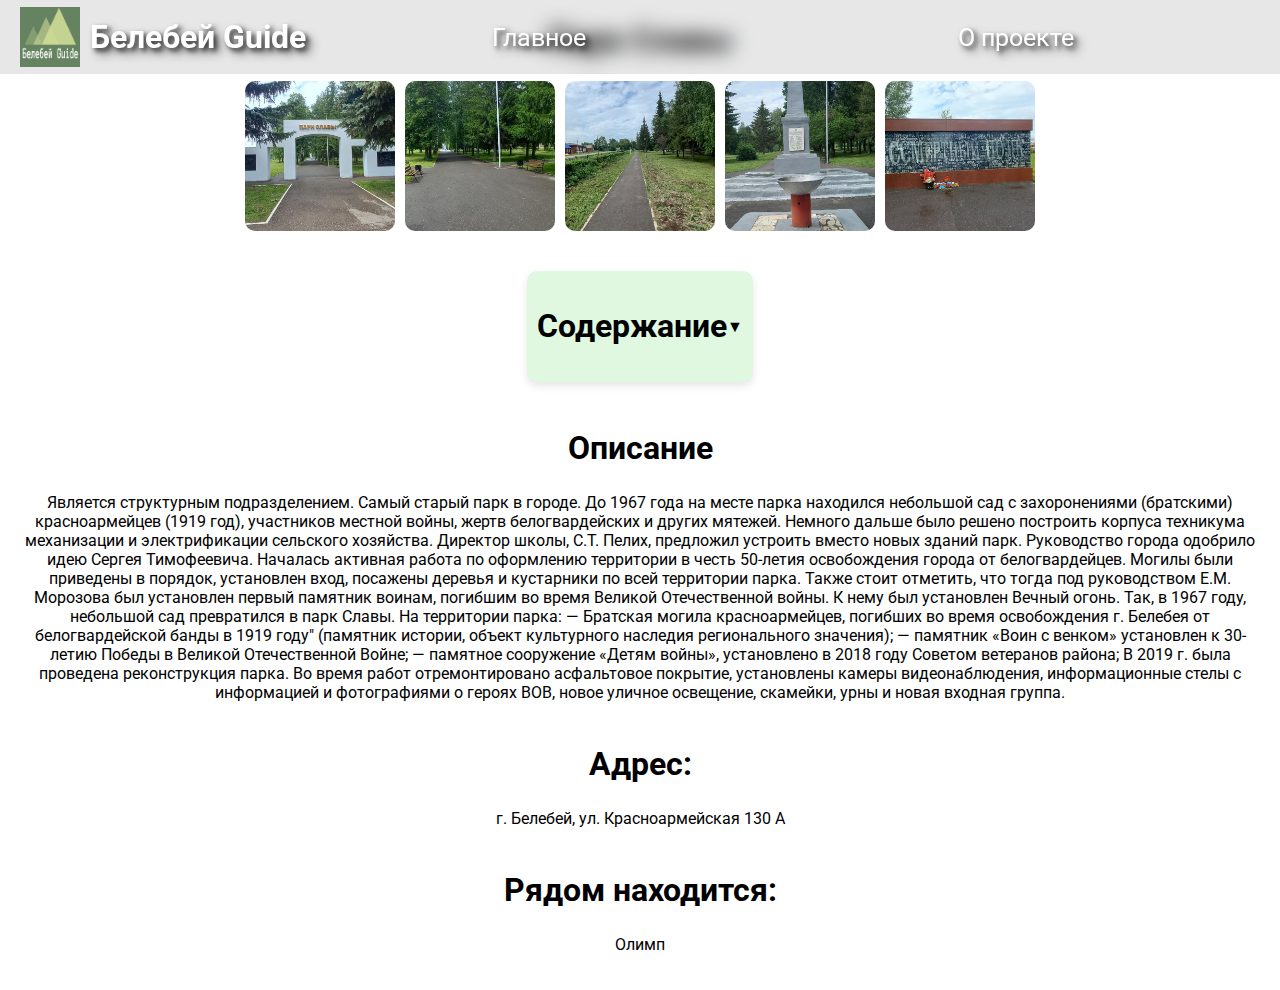
<file: attractions/Парк славы/parkslav.html>
<!DOCTYPE html>
<html lang="ru">
<head>
    <meta charset="UTF-8">
    <meta name="viewport" content="width=device-width, initial-scale=1.0">
    <title>Белебей Guide</title>
    <link rel="shortcut icon" href="../../photo/logo.png" />
    <link href="https://fonts.googleapis.com/css2?family=Roboto:wght@400;700&display=swap" rel="stylesheet">
    <link rel="stylesheet" href="../../style.css">
    <script src="../../script.js" defer></script>
</head>
<body class="phone1">
    <nav>
        <div class="nav-container">
            <div class="nav-header">
                <img src="../../photo/logo.png" alt="Логотип" class="logo">
                <h2 class="Belebey">Белебей Guide</h2>
            </div>
            <ul class="nav-links">
                <li><a href="../../index.html" class="active">Главное</a></li>
                <li><a href="../../about_project/about_project.html">О проекте</a></li>
            </ul>
        </div>
    </nav>
    <div class="attraction-header">
        <h1>Парк Славы</h1>
        <div class="photo-gallery" id="photo-gallery">
            <!-- Add photos here -->
            <img src="../../attractions/Парк славы/1.jpg" alt="Фото 1" class="gallery-photo">
            <img src="../../attractions/Парк славы/2.jpg" alt="Фото 2" class="gallery-photo">
            <img src="../../attractions/Парк славы/3.jpg" alt="Фото 3" class="gallery-photo">
            <img src="../../attractions/Парк славы/4.jpg" alt="Фото 4" class="gallery-photo">
            <img src="../../attractions/Парк славы/5.jpg" alt="Фото 5" class="gallery-photo">
        </div>
    </div>
    <main>
        <div class="content-block">
            <div class="content-header" onclick="toggleContent()">
                <h2>Содержание</h2>
                <span class="arrow">&#9660;</span>
            </div>
            <div class="content-buttons-container">
                <div class="content-buttons">
                    <div class="content-button" onclick="scrollToSection('section1')">Описание</div>
                    <div class="content-button" onclick="scrollToSection('section2')">Адрес</div>
                    <div class="content-button" onclick="scrollToSection('section3')">Рядом находится</div>
                </div>
            </div>
        </div>
        <section id="section1">
            <h2>Описание</h2>
            <p>Является структурным подразделением. Самый старый парк в городе.
До 1967 года на месте парка находился небольшой сад с захоронениями (братскими) красноармейцев (1919 год), участников местной войны, жертв белогвардейских и других мятежей. Немного дальше было решено построить корпуса техникума механизации и электрификации сельского хозяйства. Директор школы, С.Т. Пелих, предложил устроить вместо новых зданий парк. Руководство города одобрило идею Сергея Тимофеевича. Началась активная работа по оформлению территории в честь 50-летия освобождения города от белогвардейцев. Могилы были приведены в порядок, установлен вход, посажены деревья и кустарники по всей территории парка. Также стоит отметить, что тогда под руководством Е.М. Морозова был установлен первый памятник воинам, погибшим во время Великой Отечественной войны. К нему был установлен Вечный огонь. Так, в 1967 году, небольшой сад превратился в парк Славы.
На территории парка:
— Братская могила красноармейцев, погибших во время освобождения г. Белебея от белогвардейской банды в 1919 году" (памятник истории, объект культурного наследия регионального значения);
— памятник «Воин с венком» установлен к 30-летию Победы в Великой Отечественной Войне;
— памятное сооружение «Детям войны», установлено в 2018 году Советом ветеранов района;
В 2019 г. была проведена реконструкция парка. Во время работ отремонтировано асфальтовое покрытие, установлены камеры видеонаблюдения, информационные стелы с информацией и фотографиями о героях ВОВ, новое уличное освещение, скамейки, урны и новая входная группа.</p>
        </section>
        <section id="section2">
            <h2>Адрес:</h2>
            <p>г. Белебей, ул. Красноармейская 130 А</p>
        </section>
        <section id="section3">
            <h2>Рядом находится:</h2>
            <p>Олимп</p>
        </section>
    </main>

    <div id="lightbox" class="lightbox">
        <span class="close">&times;</span>
        <img class="lightbox-content" id="lightbox-img">
        <a class="prev" onclick="changeImage(-1)">&#10094;</a>
        <a class="next" onclick="changeImage(1)">&#10095;</a>
    </div>
</body>
</html>
</file>
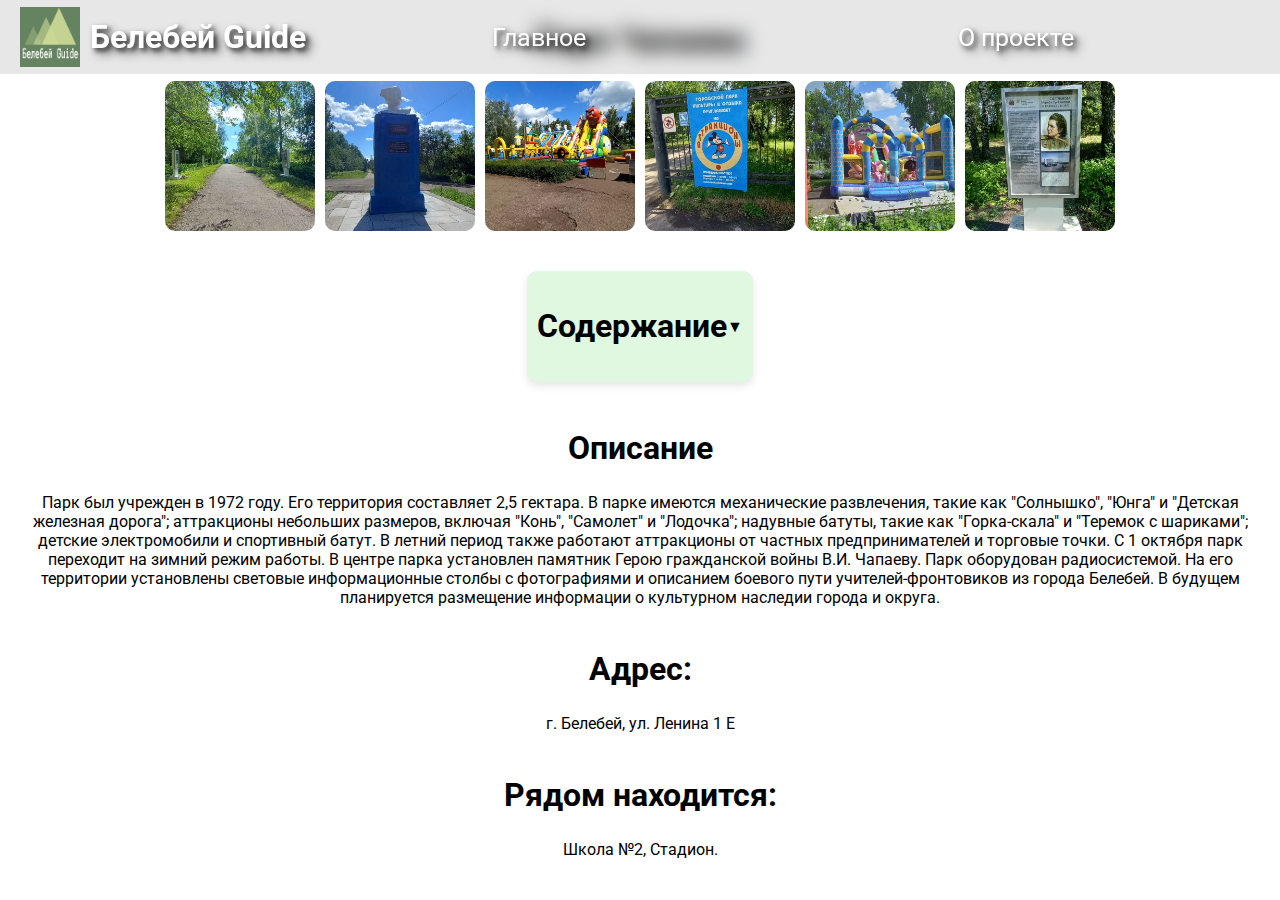
<file: attractions/Парк Чапаева/parkchapaeve.html>
<!DOCTYPE html>
<html lang="ru">
<head>
    <meta charset="UTF-8">
    <meta name="viewport" content="width=device-width, initial-scale=1.0">
    <title>Белебей Guide</title>
    <link rel="shortcut icon" href="../../photo/logo.png" />
    <link href="https://fonts.googleapis.com/css2?family=Roboto:wght@400;700&display=swap" rel="stylesheet">
    <link rel="stylesheet" href="../../style.css">
    <script src="../../script.js" defer></script>
</head>
<body class="phone1">
    <nav>
        <div class="nav-container">
            <div class="nav-header">
                <img src="../../photo/logo.png" alt="Логотип" class="logo">
                <h2 class="Belebey">Белебей Guide</h2>
            </div>
            <ul class="nav-links">
                <li><a href="../../index.html" class="active">Главное</a></li>
                <li><a href="../../about_project/about_project.html">О проекте</a></li>
            </ul>
        </div>
    </nav>
    <div class="attraction-header">
        <h1>Парк Чапаева</h1>
        <div class="photo-gallery" id="photo-gallery">
            <!-- Add photos here -->
            <img src="../../attractions/Парк Чапаева/1.jpg" alt="Фото 1" class="gallery-photo">
            <img src="../../attractions/Парк Чапаева/2.jpg" alt="Фото 2" class="gallery-photo">
            <img src="../../attractions/Парк Чапаева/3.jpg" alt="Фото 3" class="gallery-photo">
            <img src="../../attractions/Парк Чапаева/4.jpg" alt="Фото 4" class="gallery-photo">
            <img src="../../attractions/Парк Чапаева/5.jpg" alt="Фото 5" class="gallery-photo">
            <img src="../../attractions/Парк Чапаева/6.jpg" alt="Фото 6" class="gallery-photo">
        </div>
    </div>
    <main>
        <div class="content-block">
            <div class="content-header" onclick="toggleContent()">
                <h2>Содержание</h2>
                <span class="arrow">&#9660;</span>
            </div>
            <div class="content-buttons-container">
                <div class="content-buttons">
                    <div class="content-button" onclick="scrollToSection('section1')">Описание</div>
                    <div class="content-button" onclick="scrollToSection('section2')">Адрес</div>
                    <div class="content-button" onclick="scrollToSection('section3')">Рядом находится</div>
                </div>
            </div>
        </div>
        <section id="section1">
            <h2>Описание</h2>
            <p>Парк был учрежден в 1972 году. Его территория составляет 2,5 гектара.
В парке имеются механические развлечения, такие как "Солнышко", "Юнга" и "Детская железная дорога"; аттракционы небольших размеров, включая "Конь", "Самолет" и "Лодочка"; надувные батуты, такие как "Горка-скала" и "Теремок с шариками"; детские электромобили и спортивный батут. В летний период также работают аттракционы от частных предпринимателей и торговые точки. С 1 октября парк переходит на зимний режим работы.
В центре парка установлен памятник Герою гражданской войны В.И. Чапаеву. Парк оборудован радиосистемой. На его территории установлены световые информационные столбы с фотографиями и описанием боевого пути учителей-фронтовиков из города Белебей. В будущем планируется размещение информации о культурном наследии города и округа.</p>
        </section>
        <section id="section2">
            <h2>Адрес:</h2>
            <p>г. Белебей, ул. Ленина 1 E</p>
        </section>
        <section id="section3">
            <h2>Рядом находится:</h2>
            <p>Школа №2, Стадион.</p>
        </section>
    </main>

    <div id="lightbox" class="lightbox">
        <span class="close">&times;</span>
        <img class="lightbox-content" id="lightbox-img">
        <a class="prev" onclick="changeImage(-1)">&#10094;</a>
        <a class="next" onclick="changeImage(1)">&#10095;</a>
    </div>
</body>
</html>
</file>
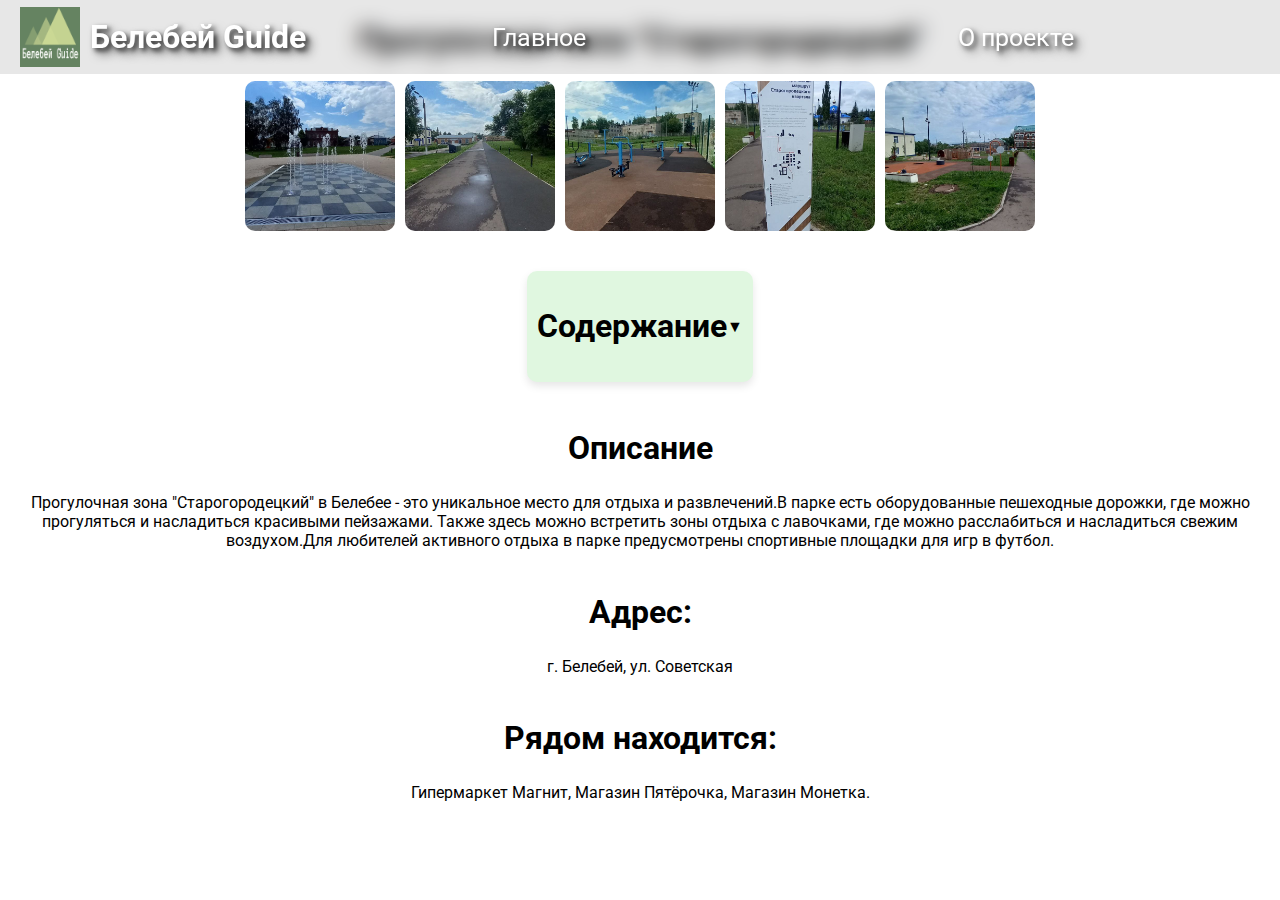
<file: attractions/Прогулочная зона Старогородецкий/zona.html>
<!DOCTYPE html>
<html lang="ru">
<head>
    <meta charset="UTF-8">
    <meta name="viewport" content="width=device-width, initial-scale=1.0">
    <title>Белебей Guide</title>
    <link rel="shortcut icon" href="../../photo/logo.png" />
    <link href="https://fonts.googleapis.com/css2?family=Roboto:wght@400;700&display=swap" rel="stylesheet">
    <link rel="stylesheet" href="../../style.css">
    <script src="../../script.js" defer></script>
</head>
<body class="phone1">
    <nav>
        <div class="nav-container">
            <div class="nav-header">
                <img src="../../photo/logo.png" alt="Логотип" class="logo">
                <h2 class="Belebey">Белебей Guide</h2>
            </div>
            <ul class="nav-links">
                <li><a href="../../index.html" class="active">Главное</a></li>
                <li><a href="../../about_project/about_project.html">О проекте</a></li>
            </ul>
        </div>
    </nav>
    <div class="attraction-header">
        <h1>Прогулочная зона "Старогородецкий"</h1>
        <div class="photo-gallery" id="photo-gallery">
            <!-- Add photos here -->
            <img src="../../attractions/Прогулочная зона Старогородецкий/1.jpg" alt="Фото 1" class="gallery-photo">
            <img src="../../attractions/Прогулочная зона Старогородецкий/2.jpg" alt="Фото 2" class="gallery-photo">
            <img src="../../attractions/Прогулочная зона Старогородецкий/3.jpg" alt="Фото 3" class="gallery-photo">
            <img src="../../attractions/Прогулочная зона Старогородецкий/4.jpg" alt="Фото 4" class="gallery-photo">
            <img src="../../attractions/Прогулочная зона Старогородецкий/5.jpg" alt="Фото 5" class="gallery-photo">
        </div>
    </div>
    <main>
        <div class="content-block">
            <div class="content-header" onclick="toggleContent()">
                <h2>Содержание</h2>
                <span class="arrow">&#9660;</span>
            </div>
            <div class="content-buttons-container">
                <div class="content-buttons">
                    <div class="content-button" onclick="scrollToSection('section1')">Описание</div>
                    <div class="content-button" onclick="scrollToSection('section2')">Адрес</div>
                    <div class="content-button" onclick="scrollToSection('section3')">Рядом находится</div>
                </div>
            </div>
        </div>
        <section id="section1">
            <h2>Описание</h2>
            <p>Прогулочная зона "Старогородецкий" в Белебее - это уникальное место для отдыха и развлечений.В парке есть оборудованные пешеходные дорожки, где можно прогуляться и насладиться красивыми пейзажами. Также здесь можно встретить зоны отдыха с лавочками, где можно расслабиться и насладиться свежим воздухом.Для любителей активного отдыха в парке предусмотрены спортивные площадки для игр в футбол.</p>
        </section>
        <section id="section2">
            <h2>Адрес:</h2>
            <p>г. Белебей, ул. Советская</p>
        </section>
        <section id="section3">
            <h2>Рядом находится:</h2>
            <p>Гипермаркет Магнит, Магазин Пятёрочка, Магазин Монетка.</p>
        </section>
    </main>

    <div id="lightbox" class="lightbox">
        <span class="close">&times;</span>
        <img class="lightbox-content" id="lightbox-img">
        <a class="prev" onclick="changeImage(-1)">&#10094;</a>
        <a class="next" onclick="changeImage(1)">&#10095;</a>
    </div>
</body>
</html>
</file>
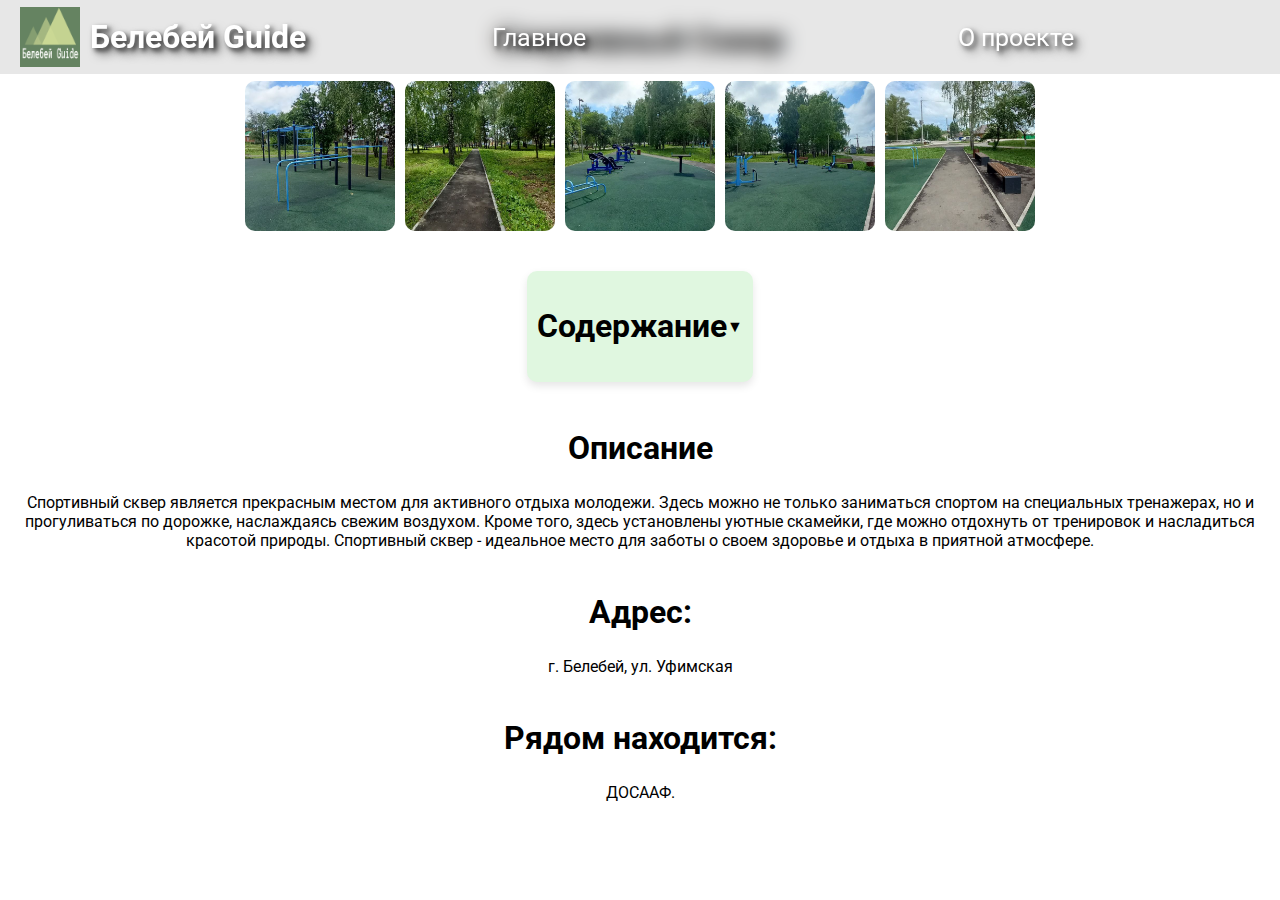
<file: attractions/Спортивный Сквер/sportskver.html>
<!DOCTYPE html>
<html lang="ru">
<head>
    <meta charset="UTF-8">
    <meta name="viewport" content="width=device-width, initial-scale=1.0">
    <title>Белебей Guide</title>
    <link rel="shortcut icon" href="../../photo/logo.png" />
    <link href="https://fonts.googleapis.com/css2?family=Roboto:wght@400;700&display=swap" rel="stylesheet">
    <link rel="stylesheet" href="../../style.css">
    <script src="../../script.js" defer></script>
</head>
<body class="phone1">
    <nav>
        <div class="nav-container">
            <div class="nav-header">
                <img src="../../photo/logo.png" alt="Логотип" class="logo">
                <h2 class="Belebey">Белебей Guide</h2>
            </div>
            <ul class="nav-links">
                <li><a href="../../index.html" class="active">Главное</a></li>
                <li><a href="../../about_project/about_project.html">О проекте</a></li>
            </ul>
        </div>
    </nav>
    <div class="attraction-header">
        <h1>Спортивный Сквер</h1>
        <div class="photo-gallery" id="photo-gallery">
            <!-- Add photos here -->
            <img src="../../attractions/Спортивный Сквер/1.jpg" alt="Фото 1" class="gallery-photo">
            <img src="../../attractions/Спортивный Сквер/2.jpg" alt="Фото 2" class="gallery-photo">
            <img src="../../attractions/Спортивный Сквер/3.jpg" alt="Фото 3" class="gallery-photo">
            <img src="../../attractions/Спортивный Сквер/4.jpg" alt="Фото 4" class="gallery-photo">
            <img src="../../attractions/Спортивный Сквер/5.jpg" alt="Фото 5" class="gallery-photo">
        </div>
    </div>
    <main>
        <div class="content-block">
            <div class="content-header" onclick="toggleContent()">
                <h2>Содержание</h2>
                <span class="arrow">&#9660;</span>
            </div>
            <div class="content-buttons-container">
                <div class="content-buttons">
                    <div class="content-button" onclick="scrollToSection('section1')">Описание</div>
                    <div class="content-button" onclick="scrollToSection('section2')">Адрес</div>
                    <div class="content-button" onclick="scrollToSection('section3')">Рядом находится</div>
                </div>
            </div>
        </div>
        <section id="section1">
            <h2>Описание</h2>
            <p>Спортивный сквер является прекрасным местом для активного отдыха молодежи. Здесь можно не только заниматься спортом на специальных тренажерах, но и прогуливаться по дорожке, наслаждаясь свежим воздухом. Кроме того, здесь установлены уютные скамейки, где можно отдохнуть от тренировок и насладиться красотой природы. Спортивный сквер - идеальное место для заботы о своем здоровье и отдыха в приятной атмосфере.</p>
        </section>
        <section id="section2">
            <h2>Адрес:</h2>
            <p>г. Белебей, ул. Уфимская</p>
        </section>
        <section id="section3">
            <h2>Рядом находится:</h2>
            <p>ДОСААФ.</p>
        </section>
    </main>

    <div id="lightbox" class="lightbox">
        <span class="close">&times;</span>
        <img class="lightbox-content" id="lightbox-img">
        <a class="prev" onclick="changeImage(-1)">&#10094;</a>
        <a class="next" onclick="changeImage(1)">&#10095;</a>
    </div>
</body>
</html>
</file>
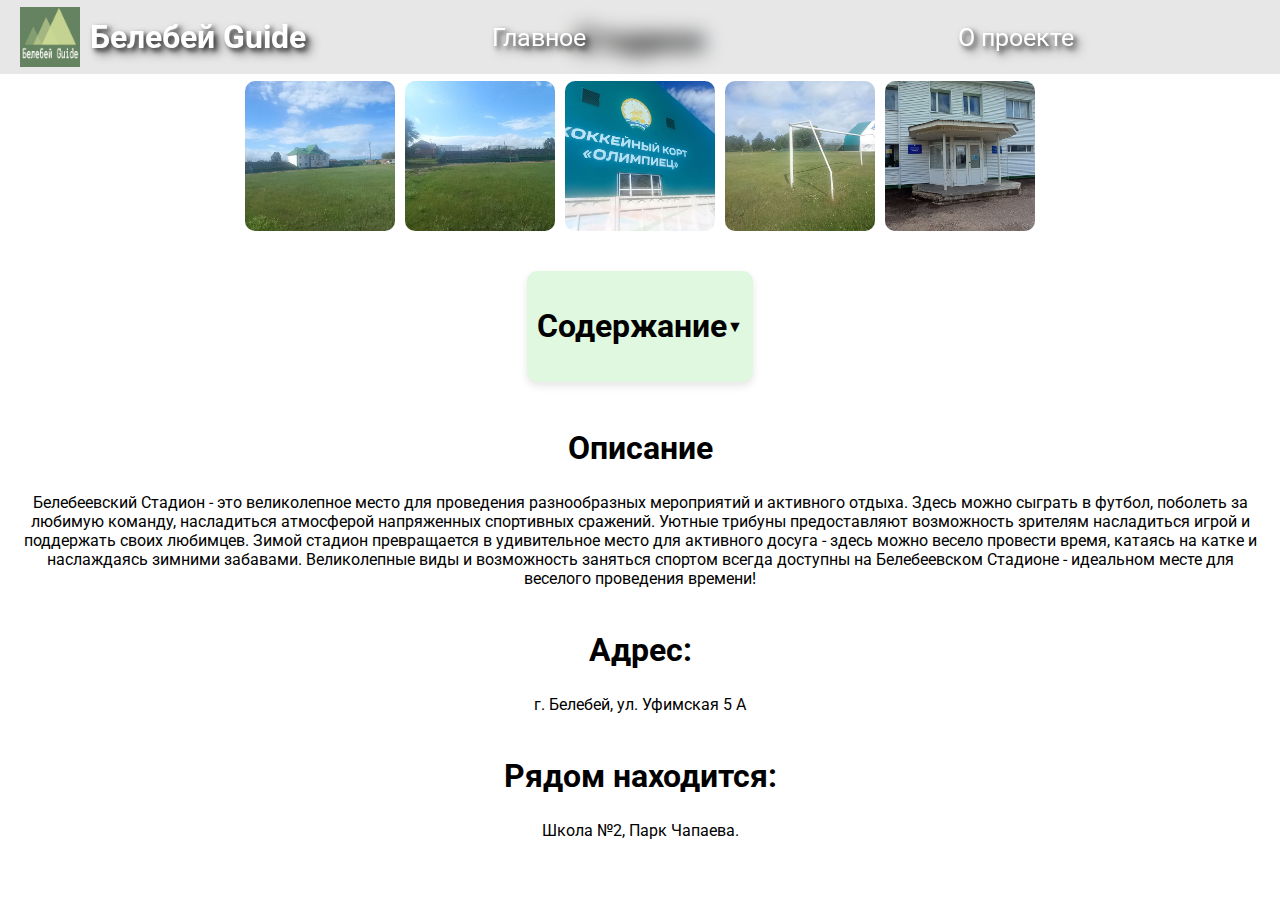
<file: attractions/Стадион/stadium.html>
<!DOCTYPE html>
<html lang="ru">
<head>
    <meta charset="UTF-8">
    <meta name="viewport" content="width=device-width, initial-scale=1.0">
    <title>Белебей Guide</title>
    <link rel="shortcut icon" href="../../photo/logo.png" />
    <link href="https://fonts.googleapis.com/css2?family=Roboto:wght@400;700&display=swap" rel="stylesheet">
    <link rel="stylesheet" href="../../style.css">
    <script src="../../script.js" defer></script>
</head>
<body class="phone1">
    <nav>
        <div class="nav-container">
            <div class="nav-header">
                <img src="../../photo/logo.png" alt="Логотип" class="logo">
                <h2 class="Belebey">Белебей Guide</h2>
            </div>
            <ul class="nav-links">
                <li><a href="../../index.html" class="active">Главное</a></li>
                <li><a href="../../about_project/about_project.html">О проекте</a></li>
            </ul>
        </div>
    </nav>
    <div class="attraction-header">
        <h1>Стадион</h1>
        <div class="photo-gallery" id="photo-gallery">
            <!-- Add photos here -->
            <img src="../../attractions/Стадион/1.jpg" alt="Фото 1" class="gallery-photo">
            <img src="../../attractions/Стадион/2.jpg" alt="Фото 2" class="gallery-photo">
            <img src="../../attractions/Стадион/3.jpg" alt="Фото 3" class="gallery-photo">
            <img src="../../attractions/Стадион/4.jpg" alt="Фото 4" class="gallery-photo">
            <img src="../../attractions/Стадион/5.jpg" alt="Фото 5" class="gallery-photo">
        </div>
    </div>
    <main>
        <div class="content-block">
            <div class="content-header" onclick="toggleContent()">
                <h2>Содержание</h2>
                <span class="arrow">&#9660;</span>
            </div>
            <div class="content-buttons-container">
                <div class="content-buttons">
                    <div class="content-button" onclick="scrollToSection('section1')">Описание</div>
                    <div class="content-button" onclick="scrollToSection('section2')">Адрес</div>
                    <div class="content-button" onclick="scrollToSection('section3')">Рядом находится</div>
                </div>
            </div>
        </div>
        <section id="section1">
            <h2>Описание</h2>
            <p>Белебеевский Стадион - это великолепное место для проведения разнообразных мероприятий и активного отдыха. Здесь можно сыграть в футбол, поболеть за любимую команду, насладиться атмосферой напряженных спортивных сражений. Уютные трибуны предоставляют возможность зрителям насладиться игрой и поддержать своих любимцев.
 Зимой стадион превращается в удивительное место для активного досуга - здесь можно весело провести время, катаясь на катке и наслаждаясь зимними забавами. Великолепные виды и возможность заняться спортом всегда доступны на Белебеевском Стадионе - идеальном месте для веселого проведения времени!</p>
        </section>
        <section id="section2">
            <h2>Адрес:</h2>
            <p>г. Белебей, ул. Уфимская 5 А</p>
        </section>
        <section id="section3">
            <h2>Рядом находится:</h2>
            <p> Школа №2, Парк Чапаева.</p>
        </section>
    </main>

    <div id="lightbox" class="lightbox">
        <span class="close">&times;</span>
        <img class="lightbox-content" id="lightbox-img">
        <a class="prev" onclick="changeImage(-1)">&#10094;</a>
        <a class="next" onclick="changeImage(1)">&#10095;</a>
    </div>
</body>
</html>
</file>
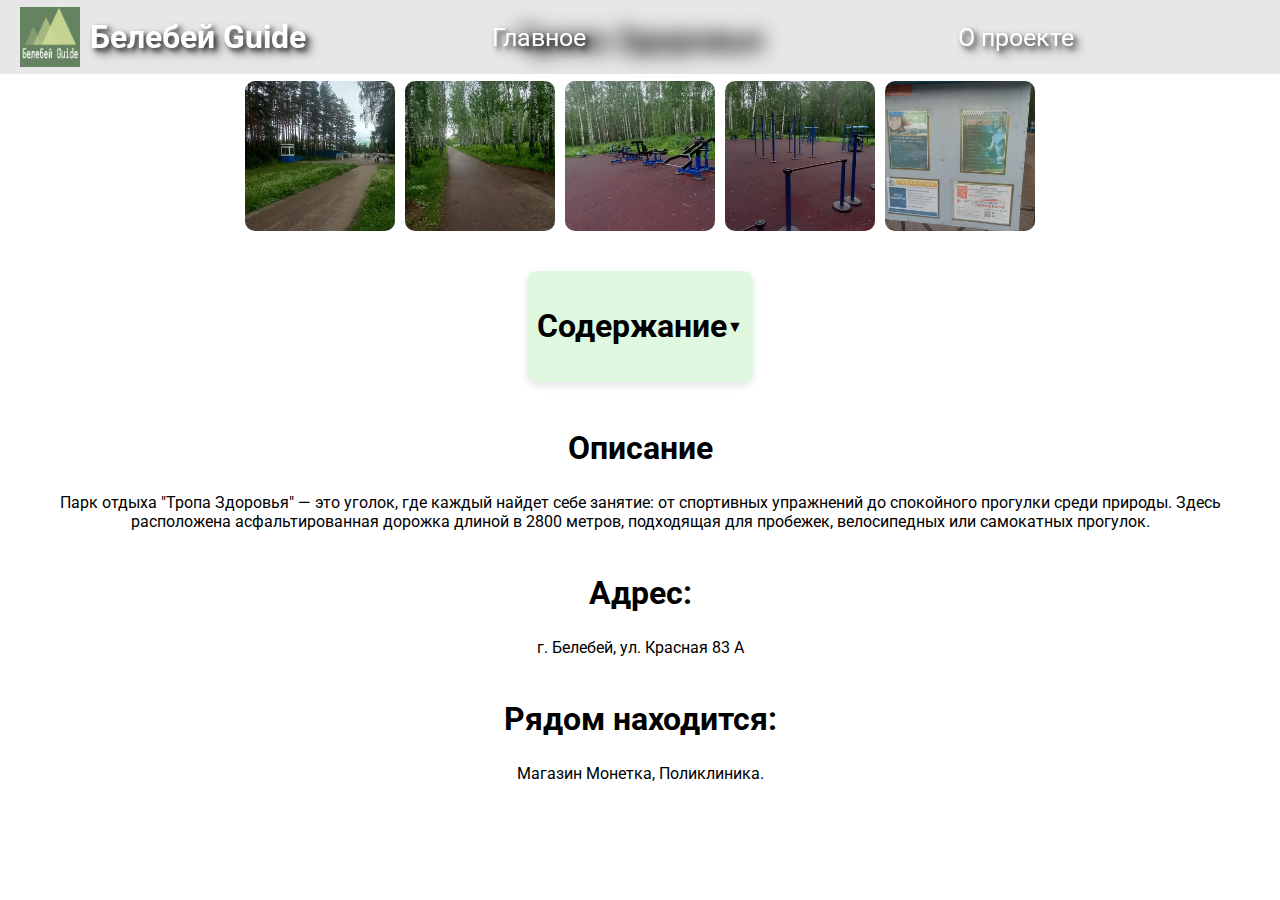
<file: attractions/Тропа Здоровья/tropa.html>
<!DOCTYPE html>
<html lang="ru">
<head>
    <meta charset="UTF-8">
    <meta name="viewport" content="width=device-width, initial-scale=1.0">
    <title>Белебей Guide</title>
    <link rel="shortcut icon" href="../../photo/logo.png" />
    <link href="https://fonts.googleapis.com/css2?family=Roboto:wght@400;700&display=swap" rel="stylesheet">
    <link rel="stylesheet" href="../../style.css">
    <script src="../../script.js" defer></script>
</head>
<body class="phone1">
    <nav>
        <div class="nav-container">
            <div class="nav-header">
                <img src="../../photo/logo.png" alt="Логотип" class="logo">
                <h2 class="Belebey">Белебей Guide</h2>
            </div>
            <ul class="nav-links">
                <li><a href="../../index.html" class="active">Главное</a></li>
                <li><a href="../../about_project/about_project.html">О проекте</a></li>
            </ul>
        </div>
    </nav>
    <div class="attraction-header">
        <h1>Тропа Здоровья</h1>
        <div class="photo-gallery" id="photo-gallery">
            <!-- Add photos here -->
            <img src="../../attractions/Тропа Здоровья/1.jpg" alt="Фото 1" class="gallery-photo">
            <img src="../../attractions/Тропа Здоровья/2.jpg" alt="Фото 2" class="gallery-photo">
            <img src="../../attractions/Тропа Здоровья/3.jpg" alt="Фото 3" class="gallery-photo">
            <img src="../../attractions/Тропа Здоровья/4.jpg" alt="Фото 4" class="gallery-photo">
            <img src="../../attractions/Тропа Здоровья/5.jpg" alt="Фото 5" class="gallery-photo">
        </div>
    </div>
    <main>
        <div class="content-block">
            <div class="content-header" onclick="toggleContent()">
                <h2>Содержание</h2>
                <span class="arrow">&#9660;</span>
            </div>
            <div class="content-buttons-container">
                <div class="content-buttons">
                    <div class="content-button" onclick="scrollToSection('section1')">Описание</div>
                    <div class="content-button" onclick="scrollToSection('section2')">Адрес</div>
                    <div class="content-button" onclick="scrollToSection('section3')">Рядом находится</div>
                </div>
            </div>
        </div>
        <section id="section1">
            <h2>Описание</h2>
            <p>Парк отдыха "Тропа Здоровья" — это уголок, где каждый найдет себе занятие: от спортивных упражнений до спокойного прогулки среди природы. Здесь расположена асфальтированная дорожка длиной в 2800 метров, подходящая для пробежек, велосипедных или самокатных прогулок.</p>
        </section>
        <section id="section2">
            <h2>Адрес:</h2>
            <p>г. Белебей, ул. Красная 83 А</p>
        </section>
        <section id="section3">
            <h2>Рядом находится:</h2>
            <p> Магазин Монетка, Поликлиника.</p>
        </section>
    </main>

    <div id="lightbox" class="lightbox">
        <span class="close">&times;</span>
        <img class="lightbox-content" id="lightbox-img">
        <a class="prev" onclick="changeImage(-1)">&#10094;</a>
        <a class="next" onclick="changeImage(1)">&#10095;</a>
    </div>
</body>
</html>
</file>
<file: style.css>
body, html {
    margin: 0;
    padding: 0;
    height: 100%;
    font-family: 'Roboto', sans-serif;
    
}

html {
    scroll-behavior: smooth;
}   
/* НАВИГАТОР МЕНЮ*/
nav {
    width: 100%;
    background-color: rgba(51, 51, 51, 0.116);
    color: white;
    position: fixed;
    top: 0;
    left: 0;
    z-index: 1000;
    padding: 7px 0;
    backdrop-filter: blur(10px);
}

.nav-container {
    display: flex;
    justify-content: center; 
    align-items: center;
    padding: 0 20px;
    height: 60px;
    font-family: 'Roboto', sans-serif;
}

.nav-header {
    display: flex;
    align-items: center;
    height: 100%;
    margin-right: auto; 
}

.logo {
    height: 100%;
    margin-right: 10px;
}

.nav-links {
    list-style-type: none;
    display: flex;
    justify-content:space-around; 
    margin: 0;
    padding: 0;
    flex: 1;
    font-size: 1.3em;
    text-shadow: 3px 3px 5px rgba(0, 0, 0, 0.7), 6px 6px 10px rgba(0, 0, 0, 0.5);
}

.nav-links li {
    margin-left: 0px;
}

.nav-links a {
    color: white;
    text-decoration: none;
    font-size: 1.2em;
    position: relative;
    text-shadow: 3px 3px 5px rgba(0, 0, 0, 0.7), 6px 6px 10px rgba(0, 0, 0, 0.5);
}



/* */
.title {
    text-shadow: 3px 3px 5px rgba(0, 0, 0, 0.7), 6px 6px 10px rgba(0, 0, 0, 0.5);
    letter-spacing: 0.04em;
    font-size: calc(1.5em + 2vw);
font-family: 'Roboto', sans-serif;
}

/* about_project */
.phone {
    
    background-image: url('./photo/fon-header.jpg');
    background-size: cover;
    background-attachment: fixed;
    background-position: center;
    background-repeat: no-repeat;
    color: rgb(255, 255, 255);
    text-align: center;
    display: flex;
    justify-content: center;
    align-items: center;
    box-shadow: 0 0 10px rgba(0, 0, 0, 0.5);
    
    
    text-align: left; 
}

.about_project_title {
    font-family: 'Roboto', sans-serif;
    text-shadow: 3px 3px 5px rgba(0, 0, 0, 0.7), 6px 6px 10px rgba(0, 0, 0, 0.5);
}
.p,b,li{
    text-shadow: 3px 3px 5px rgba(0, 0, 0, 0.7), 6px 6px 10px rgba(162, 161, 161, 0.5);
}

.about_project_description {
    text-shadow: 1px 1px 3px rgba(0, 0, 0, 0.3);
    line-height: 1.8;
    font-size: 1.2em;
    text-align: left;
    font-family: 'Roboto', sans-serif; 
}


/* до сюда*/
header {
    background-image: url('./photo/fon-header.jpg'); 
    background-size: cover;
    background-attachment: fixed;
    background-position: center;
    background-repeat: no-repeat;
    height: 100vh;
    color: white;
    text-align: center;
    display: flex;
    justify-content: center;
    align-items: center;
}
/*  */

/*  */
header h1 {
    margin: 0;
    font-size: 3em;
    text-shadow: 2px 2px 4px rgba(0, 0, 0, 0.7);
}
.Belebey{
    text-shadow: 3px 3px 5px rgba(0, 0, 0, 0.7), 6px 6px 10px rgba(0, 0, 0, 0.5);
}
main {
    padding: 20px;
    display: flex;
    flex-direction: column;
    align-items: center;
    justify-content: center;
    
}
h2{
    font-size: 32px;
    font-family: 'Roboto', sans-serif;
    
}
.attraction {
    font-family: 'Roboto', sans-serif;
    display: flex;
    flex-direction:row;
    align-items: center;
    width: 100%;
    max-width: 800px;
    margin-bottom: 20px;
    box-shadow: 0 0 10px rgba(0, 0, 0, .2);
    border-radius: 50px;
    border: 2px solid rgba(255, 255, 255, .2);
     background-color: rgba(255, 255, 255, 0.1); 
    border-radius: 10px;
}

.attraction img {
    max-height:300px;
    width: auto;
    border-radius: 10px;
    margin-left: 1%;
    object-fit: cover;
}

.description {
    text-align: center;
    margin: 10px;
    font-family: 'Roboto', sans-serif;
}
.btn{
    color:green;
    text-decoration: none;
}
    

.scroll-down {
    position: absolute;
    bottom: 20px;
    font-size: 1.2em;
    color: white;
    text-decoration: none;
    padding: 10px 20px;
    border: 2px solid white;
    border-radius: 5px;
    background-color: rgba(0, 0, 0, 0.5);
    transition: background-color 0.3s;
}

.scroll-down:hover {
    background-color: rgba(0, 0, 0, 0.8);
}
/* Скрытие заголовка на мобильных устройствах */
@media (max-width: 440px) {
    .about_project_title {
        margin-top: 90%; /* На устройствах до 414px ширины */
    }
}

@media (max-width: 414px) {
    .about_project_title {
        margin-top: 105%; /* На устройствах до 414px ширины */
    }
}
@media (max-width: 390px) {
    .about_project_title {
        margin-top: 150%; /* На устройствах до 414px ширины */
    }
}

@media (max-width: 375px) {
    .about_project_title {
        margin-top: 210%; /* На устройствах до 375px ширины */
    }
}

@media (max-width: 320px) {
    .about_project_title {
        margin-top: 0.5em; /* На устройствах до 320px ширины */
    }
}

/*  */

@media (max-width: 768px) {
    h1{
        font-size: 25px;
    }
    .nav-links{
        font-size: 20px;
    }
    h2{
        font-size: 25px;
    }
    .about_project_title {
     /* margin-top: 200%;  */
    font-family: 'Roboto', sans-serif;
    text-shadow: 3px 3px 5px rgba(0, 0, 0, 0.7), 6px 6px 10px rgba(0, 0, 0, 0.5);
}
    .attraction-header {
        padding-top:60px
    }

    .nav-header h2 {
        display: none;
    }

    .attraction {
        flex-direction: column;
        align-items: center;
    }

    .attraction img {
        margin: 0;
        border-radius: 10px 10px 0 0;
        width: 100%;
    }

    .description {
        text-align: center;
        margin: 10px;
    }

}

/*фото */
.phone1 {
    background-size: cover;
    background-attachment: fixed;
    background-position: center;
    background-repeat: no-repeat;
    height: 90%;
    text-align: center;
    
}
/* Содержание */
.content-block {
    position: relative;
    margin: 20px;
    background-color: #e0f7e0;
    border-radius: 10px;
    padding: 10px;
    box-shadow: 0 4px 8px rgba(0, 0, 0, 0.1);
}

.content-header {
    display: flex;
    align-items: center;
    cursor: pointer;
}

.content-header .arrow {
    transition: transform 0.3s ease;
}

.content-buttons-container {
    overflow: hidden;
    transition: max-height 0.3s ease;
    max-height:0;
}

.content-buttons-container.open {
    max-height: 200px;
}

.content-buttons {
    margin-top: 10px;
}

.content-button {
    display: block;
    margin: 10px 0;
    padding: 10px;
    background-color: #fff;
    text-align: center;
    cursor: pointer;
    border: 1px solid #ccc;
    border-radius: 5px;
}

.content-button:hover {
    background-color: #ddd;
}

/* ФОТОГАЛЕРЕЯ */
.attraction-header {
    text-align: center;
}

.photo-gallery {
    display: flex;
    justify-content: center;
    gap: 10px;
    flex-wrap: wrap;
}

.gallery-photo {
    width: 150px;
    height: 150px;
    object-fit: cover;
    cursor: pointer;
    border-radius: 10px;
}


#lightbox {
    display: none;
    position: fixed;
    z-index: 1000;
    left: 0;
    top: 0;
    width: 100%;
    height: 100%;
    overflow: auto;
    background-color: rgba(0, 0, 0, 0.9);
}


.lightbox-content {
    object-fit: contain;
    padding-top: 10px;
    border-radius: 10px;
    display: flex;
    justify-content: center;
    margin: auto;
    display: block;
    width: 70%;
    max-width: 700px;
}

.close {
    position: absolute;
    top: 0px;
    right: 65px;
    color: white;
    font-size: 40px;
    font-weight: bold;
    cursor: pointer;
}

.prev, .next {
    cursor: pointer;
    position: absolute;
    top: 50%;
    width: auto;
    padding: 16px;
    margin-top: -22px;
    color: white;
    font-weight: bold;
    font-size: 20px;
    transition: 0.6s ease;
    border-radius: 0 3px 3px 0;
    user-select: none;
}

.prev {
    left: 0;
    border-radius: 3px 0 0 3px;
}

.next {
    right: 0;
    border-radius: 0 3px 3px 0;
}

.prev:hover, .next:hover, .close:hover {
    background-color: rgba(0, 0, 0, 0.8);
}
</file>
